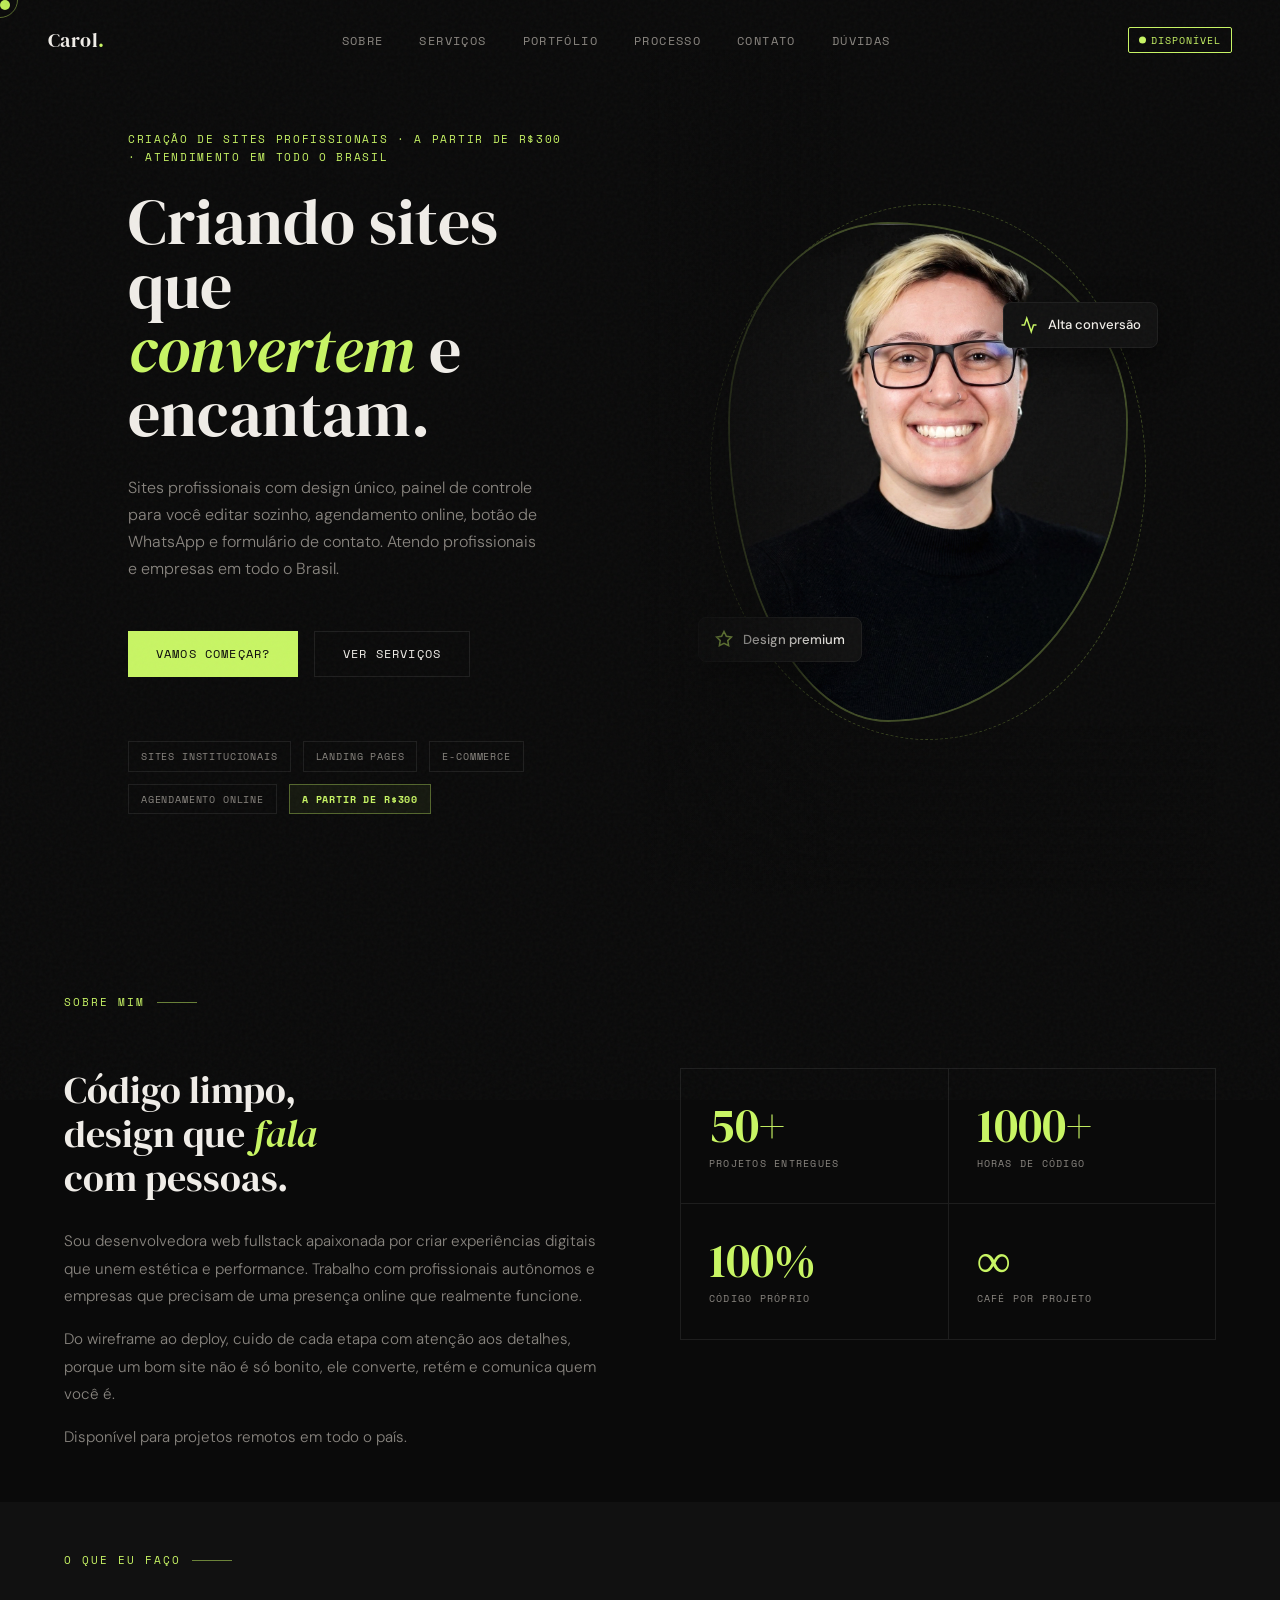
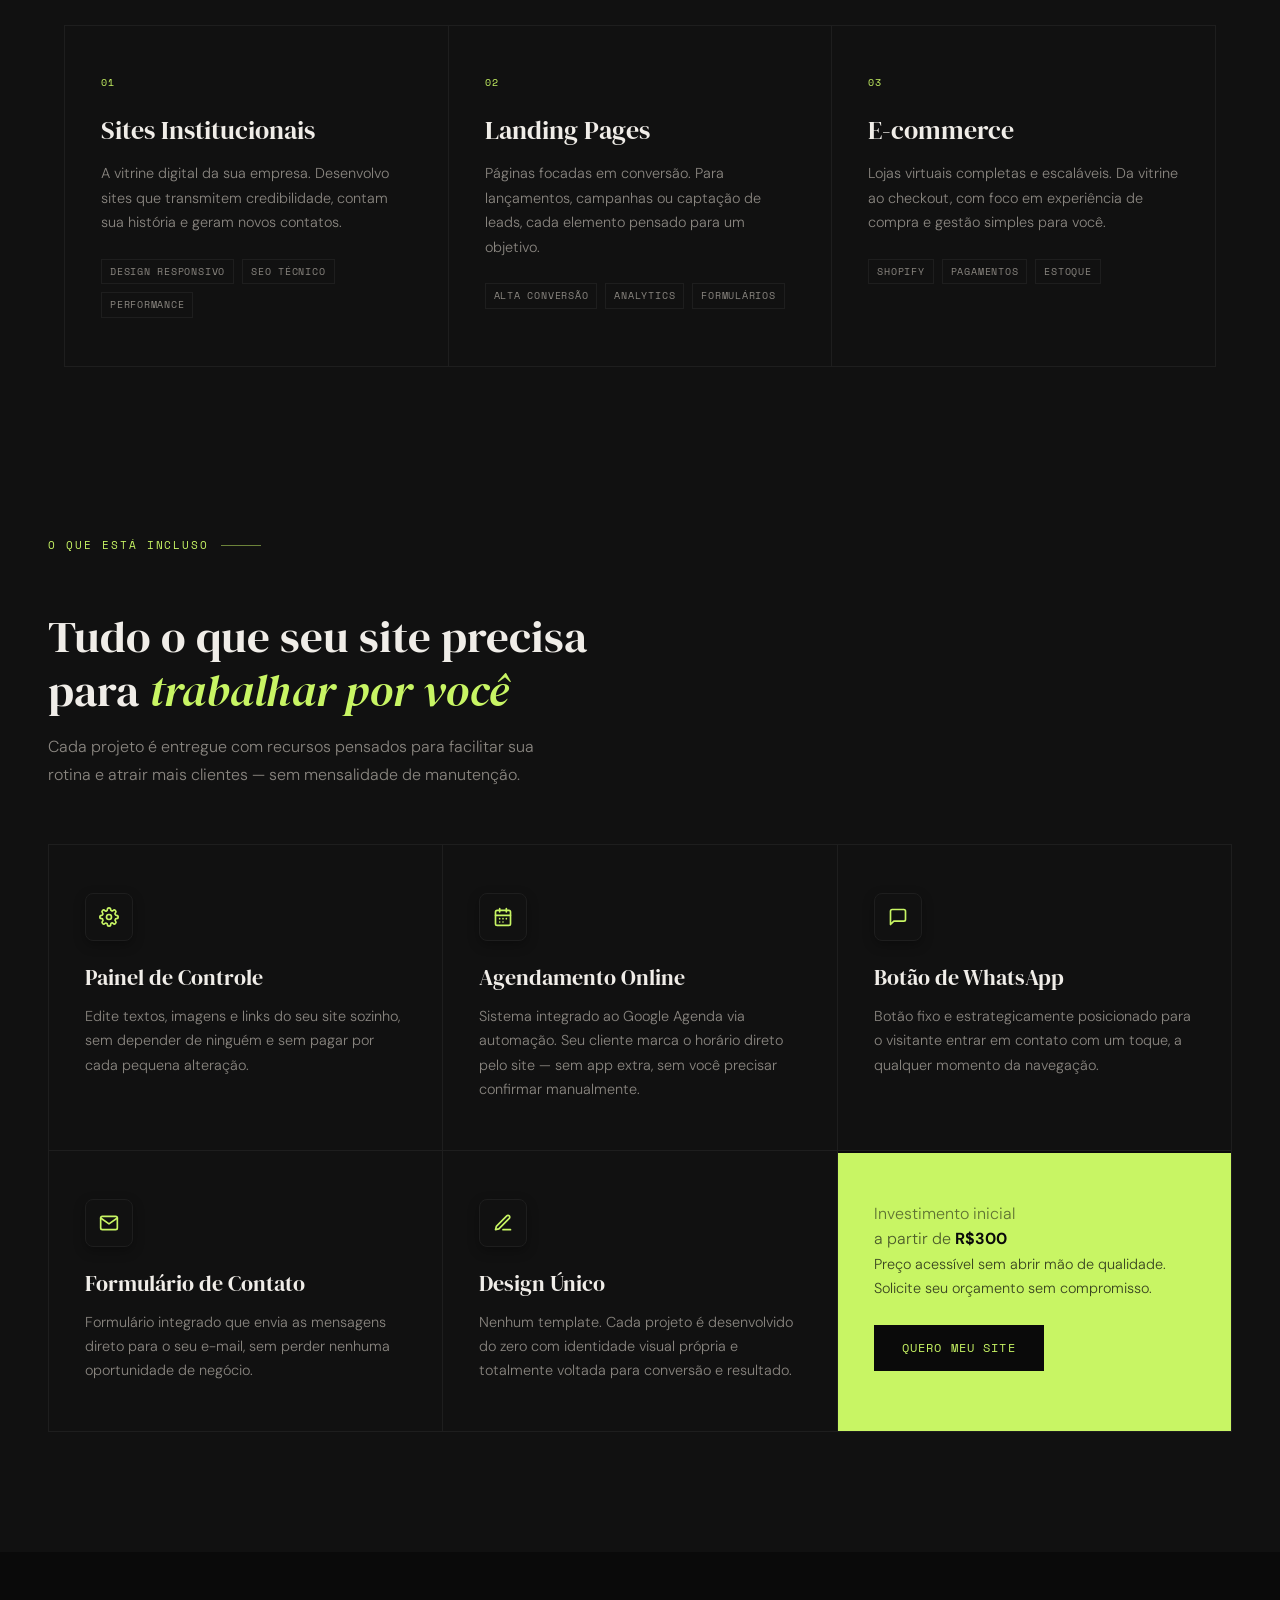
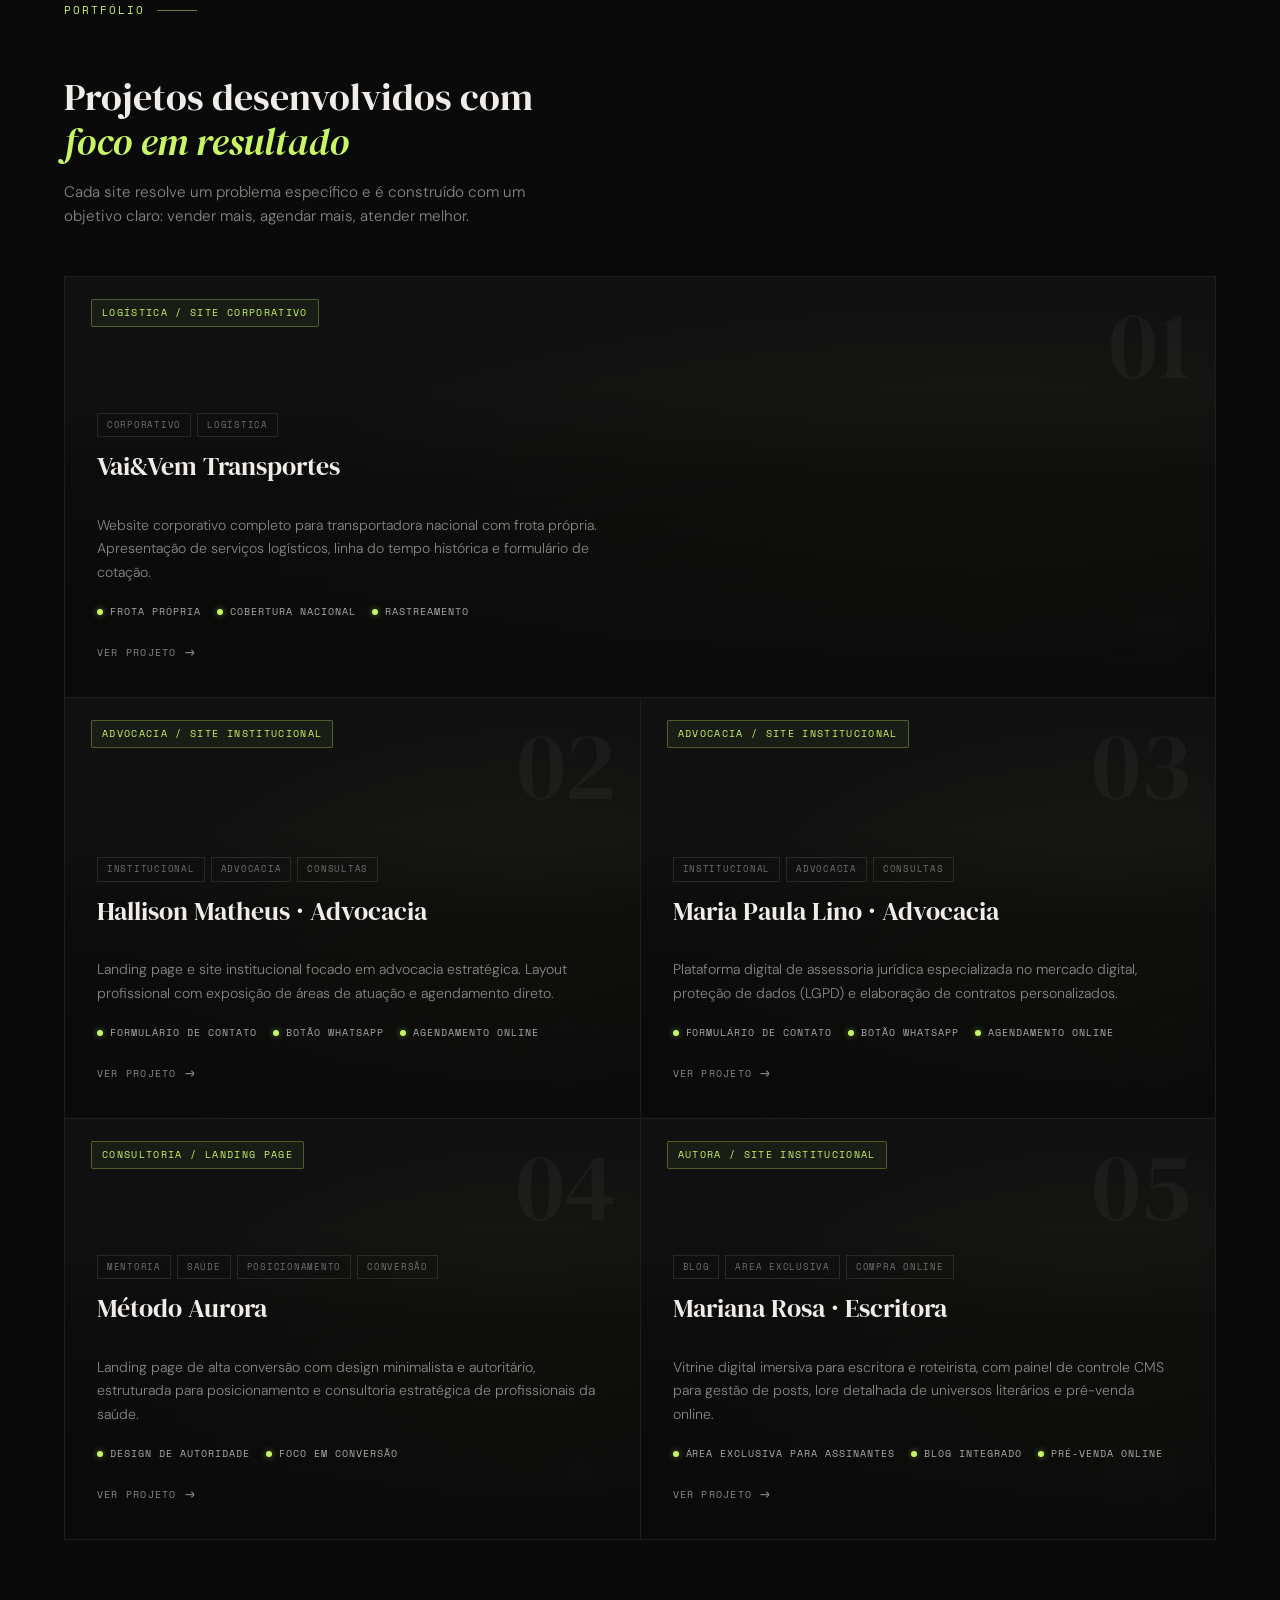
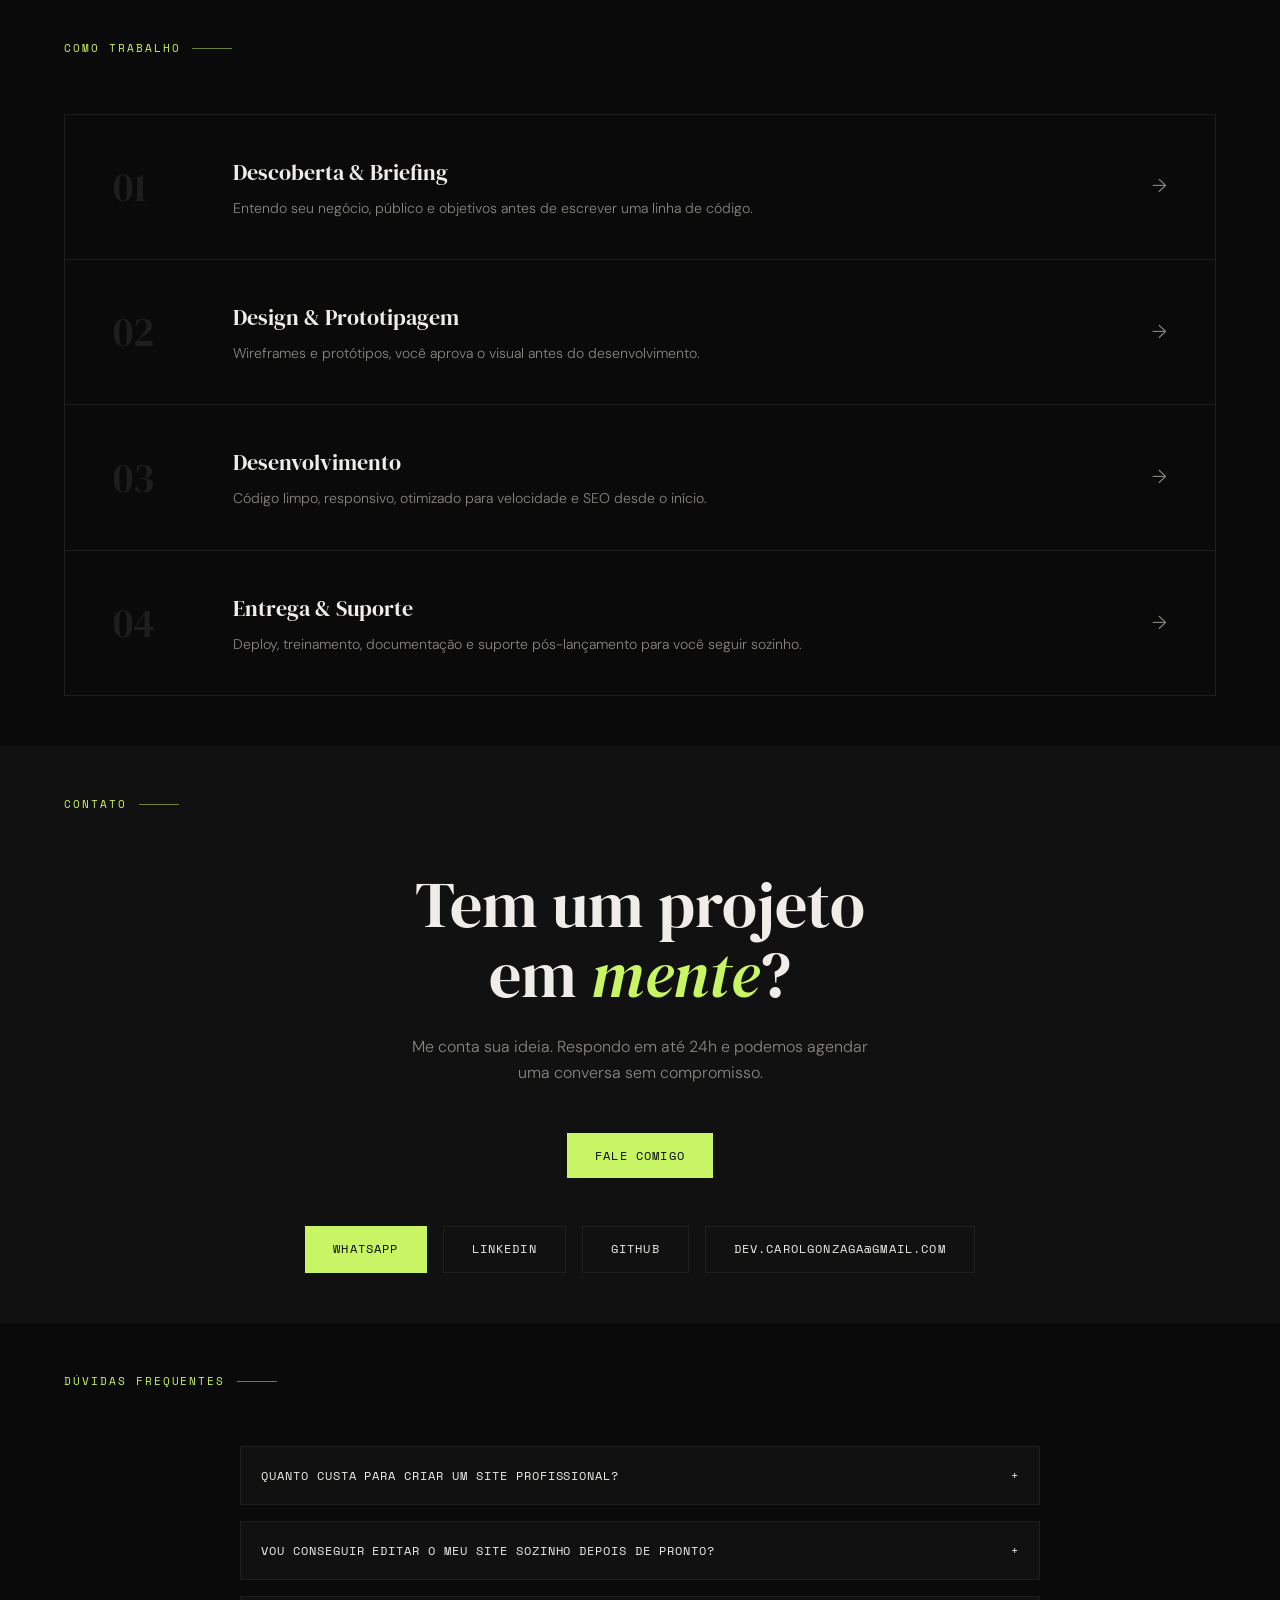
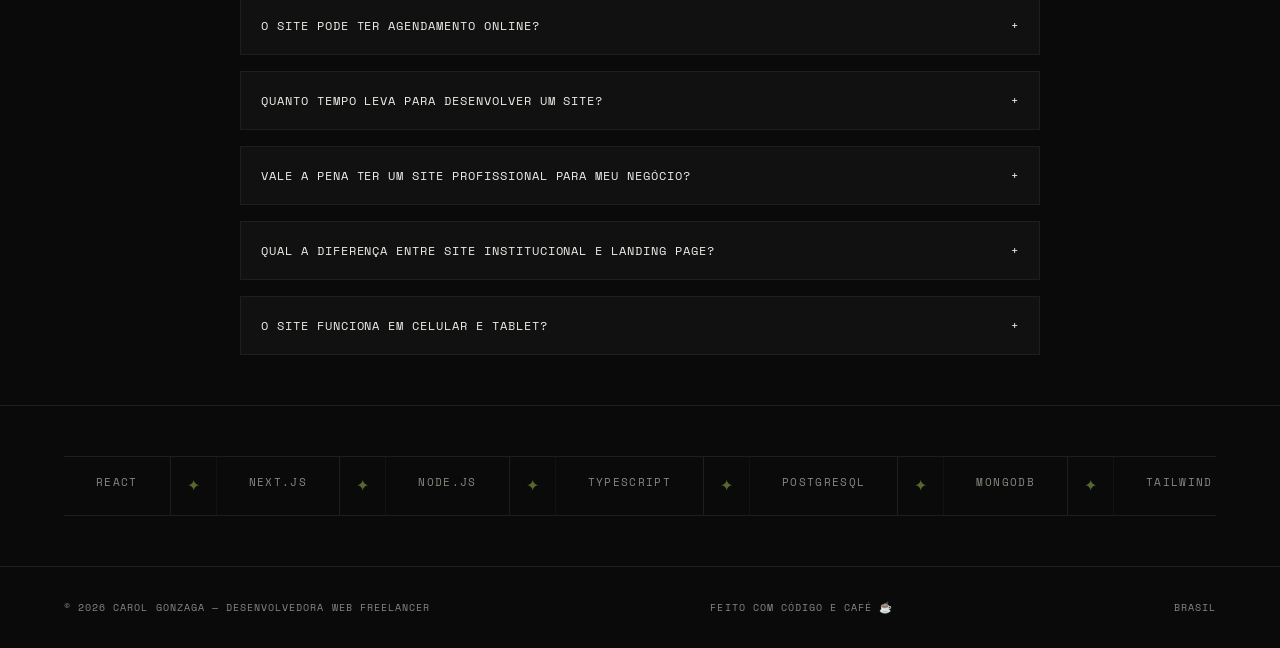
<file: index.html>
<!doctype html>
<html lang="pt-BR">
  <head>
    <meta charset="UTF-8" />
    <meta name="viewport" content="width=device-width, initial-scale=1.0" />
    <title>
      Criação de Sites Profissionais a partir de R$300 | Carol Gonzaga — Desenvolvedora Web Freelancer
    </title>
    <meta
      name="description"
      content="Sites profissionais a partir de R$300 com design único, painel de controle para editar sozinho, agendamento online com Google Agenda, botão WhatsApp e formulário de contato. Atendo todo o Brasil."
    />
    <meta name="keywords" content="criação de site profissional, site barato, site para pequenas empresas, desenvolvedora web freelancer, site com painel de controle, site com agendamento online, site com WhatsApp, landing page, site institucional Brasil" />
    <link
      href="https://fonts.googleapis.com/css2?family=DM+Serif+Display:ital@0;1&family=DM+Sans:wght@300;400;500&family=Space+Mono&display=swap"
      rel="stylesheet"
    />
    <link rel="stylesheet" href="css/style.css" />
    <script type="application/ld+json">
      {
        "@context": "https://schema.org",
        "@type": "Person",
        "name": "Carol Gonzaga",
        "jobTitle": "Desenvolvedora Web Fullstack Freelancer",
        "url": "https://carolgonzaga.site",
        "sameAs": [
          "https://www.linkedin.com/in/anacquesta/",
          "https://github.com/CarolGonzaga"
        ],
        "knowsAbout": ["Criação de Sites", "Landing Page", "SEO", "E-commerce", "Agendamento Online"]
      }
    </script>
    <script type="application/ld+json">
      {
        "@context": "https://schema.org",
        "@type": "Service",
        "name": "Criação de Sites Profissionais",
        "provider": {
          "@type": "Person",
          "name": "Carol Gonzaga"
        },
        "description": "Desenvolvimento de sites profissionais com design único, painel de controle para o cliente editar sozinho, sistema de agendamento online com Google Agenda, botão de WhatsApp e formulário de contato.",
        "areaServed": "BR",
        "offers": {
          "@type": "Offer",
          "priceCurrency": "BRL",
          "price": "300",
          "description": "Sites profissionais a partir de R$300"
        }
      }
    </script>
    <script type="application/ld+json">
      {
        "@context": "https://schema.org",
        "@type": "FAQPage",
        "mainEntity": [
          {
            "@type": "Question",
            "name": "Quanto custa para criar um site profissional?",
            "acceptedAnswer": {
              "@type": "Answer",
              "text": "Os sites começam a partir de R$300. O valor varia conforme o tipo de projeto e as funcionalidades escolhidas. Landing pages são as mais acessíveis; sites completos com painel de controle, agendamento online e outras integrações têm valores maiores."
            }
          },
          {
            "@type": "Question",
            "name": "Vou conseguir editar o meu site sozinho depois de pronto?",
            "acceptedAnswer": {
              "@type": "Answer",
              "text": "Sim! Todos os projetos incluem um painel de controle intuitivo onde você pode alterar textos, imagens e links sem precisar de conhecimento técnico ou pagar por manutenção."
            }
          },
          {
            "@type": "Question",
            "name": "O site pode ter agendamento online?",
            "acceptedAnswer": {
              "@type": "Answer",
              "text": "Sim. Ofereço integração de agendamento online vinculado ao Google Agenda via automação. Seu cliente agenda pelo site e o horário já aparece na sua agenda automaticamente."
            }
          },
          {
            "@type": "Question",
            "name": "Quanto tempo leva para desenvolver um site?",
            "acceptedAnswer": {
              "@type": "Answer",
              "text": "O prazo depende da complexidade. Landing pages podem levar cerca de 7 a 15 dias, enquanto sites maiores levam entre 15 e 30 dias."
            }
          },
          {
            "@type": "Question",
            "name": "Vale a pena ter um site profissional?",
            "acceptedAnswer": {
              "@type": "Answer",
              "text": "Sim. Um site profissional aumenta a credibilidade da sua marca, melhora sua presença no Google e ajuda a atrair novos clientes."
            }
          },
          {
            "@type": "Question",
            "name": "Qual a diferença entre site e landing page?",
            "acceptedAnswer": {
              "@type": "Answer",
              "text": "Sites institucionais apresentam a empresa como um todo, enquanto landing pages são focadas em conversão, com objetivo específico como gerar leads ou vendas."
            }
          },
          {
            "@type": "Question",
            "name": "O site funciona em celular?",
            "acceptedAnswer": {
              "@type": "Answer",
              "text": "Sim, todos os sites são responsivos e funcionam perfeitamente em celulares, tablets e desktops."
            }
          }
        ]
      }
    </script>
  </head>
  <body>
    <div class="grain"></div>
    <div class="cursor" id="cursor"></div>
    <div class="cursor-follower" id="follower"></div>

    <nav id="nav">
      <a href="https://carolgonzaga.site" class="nav-logo"
        >Carol<span>.</span></a
      >
      <ul class="nav-links">
        <li><a href="#sobre">Sobre</a></li>
        <li><a href="#servicos">Serviços</a></li>
        <li><a href="#portfolio">Portfólio</a></li>
        <li><a href="#processo">Processo</a></li>
        <li><a href="#contato">Contato</a></li>
        <li><a href="#faq">Dúvidas</a></li>
      </ul>
      <span class="nav-badge">Disponível</span>
    </nav>

    <!-- HERO -->
    <section class="hero">
      <div class="hero-left">
        <p class="hero-tag">Criação de Sites Profissionais · A partir de R$300 · Atendimento em todo o Brasil</p>
        <h1 class="hero-h1">
          Criando sites que<br /><em>convertem</em> e<br />encantam.
        </h1>
        <p class="hero-desc">
          Sites profissionais com design único, painel de controle para você editar sozinho, agendamento online, botão de WhatsApp e formulário de contato. Atendo profissionais e empresas em todo o Brasil.
        </p>
        <div class="hero-ctas">
          <a href="/briefing.html" class="btn-primary">Vamos começar?</a>
          <a href="#servicos" class="btn-ghost">Ver serviços</a>
        </div>
        <div class="hero-services">
          <span class="service-chip">Sites Institucionais</span>
          <span class="service-chip">Landing Pages</span>
          <span class="service-chip">E-commerce</span>
          <span class="service-chip">Agendamento Online</span>
          <span class="service-chip price-chip">A partir de R$300</span>
        </div>
      </div>
      <div class="hero-right">
        <div class="hero-photo-wrap">
          <div class="hero-photo-ring" aria-hidden="true"></div>

          <div class="hero-photo-frame">
            <img
              src="img/carol.jpg"
              alt="Desenvolvedora web fullstack criando sites profissionais"
            />
          </div>

          <div class="hero-photo-chip hero-chip-1">
            <svg
              viewBox="0 0 24 24"
              fill="none"
              stroke="currentColor"
              stroke-width="2"
            >
              <path
                d="M12 2l3.09 6.26L22 9.27l-5 4.87L18.18 21 12 17.77 5.82 21 7 14.14 2 9.27l6.91-1.01L12 2z"
              />
            </svg>
            Design premium
          </div>
          <div class="hero-photo-chip hero-chip-2">
            <svg
              viewBox="0 0 24 24"
              fill="none"
              stroke="currentColor"
              stroke-width="2"
            >
              <polyline points="22 12 18 12 15 21 9 3 6 12 2 12" />
            </svg>
            Alta conversão
          </div>
        </div>
      </div>
    </section>

    <!-- SOBRE -->
    <section id="sobre">
      <div class="section-label">Sobre mim</div>
      <div class="about-grid">
        <div>
          <h2 class="about-h2">
            Código limpo,<br />design que <em>fala</em><br />com pessoas.
          </h2>
          <div class="about-text">
            <p>
              Sou desenvolvedora web fullstack apaixonada por criar experiências
              digitais que unem estética e performance. Trabalho com
              profissionais autônomos e empresas que precisam de uma presença
              online que realmente funcione.
            </p>
            <p>
              Do wireframe ao deploy, cuido de cada etapa com atenção aos
              detalhes, porque um bom site não é só bonito, ele converte, retém
              e comunica quem você é.
            </p>
            <p>Disponível para projetos remotos em todo o país.</p>
          </div>
        </div>
        <div class="stats-grid">
          <div class="stat-box">
            <div class="stat-num">50+</div>
            <div class="stat-label">Projetos entregues</div>
          </div>
          <div class="stat-box">
            <div class="stat-num">1000+</div>
            <div class="stat-label">Horas de código</div>
          </div>
          <div class="stat-box">
            <div class="stat-num">100%</div>
            <div class="stat-label">Código próprio</div>
          </div>
          <div class="stat-box">
            <div class="stat-num">∞</div>
            <div class="stat-label">Café por projeto</div>
          </div>
        </div>
      </div>
    </section>

    <!-- SERVIÇOS -->
    <section id="servicos">
      <div class="section-label">O que eu faço</div>
      <div class="services-grid">
        <div class="service-card">
          <div class="service-num">01</div>
          <h3 class="service-title">Sites Institucionais</h3>
          <p class="service-desc">
            A vitrine digital da sua empresa. Desenvolvo sites que transmitem
            credibilidade, contam sua história e geram novos contatos.
          </p>
          <div class="service-tags">
            <span class="service-tag">Design responsivo</span>
            <span class="service-tag">SEO técnico</span>
            <span class="service-tag">Performance</span>
          </div>
        </div>
        <div class="service-card">
          <div class="service-num">02</div>
          <h3 class="service-title">Landing Pages</h3>
          <p class="service-desc">
            Páginas focadas em conversão. Para lançamentos, campanhas ou
            captação de leads, cada elemento pensado para um objetivo.
          </p>
          <div class="service-tags">
            <span class="service-tag">Alta conversão</span>
            <span class="service-tag">Analytics</span>
            <span class="service-tag">Formulários</span>
          </div>
        </div>
        <div class="service-card">
          <div class="service-num">03</div>
          <h3 class="service-title">E-commerce</h3>
          <p class="service-desc">
            Lojas virtuais completas e escaláveis. Da vitrine ao checkout, com
            foco em experiência de compra e gestão simples para você.
          </p>
          <div class="service-tags">
            <span class="service-tag">Shopify</span>
            <span class="service-tag">Pagamentos</span>
            <span class="service-tag">Estoque</span>
          </div>
        </div>
      </div>
    </section>

    <!-- INCLUSO -->
    <section id="incluso">
      <div class="section-label">O que está incluso</div>
      <div class="incluso-header">
        <h2 class="incluso-h2">
          Tudo o que seu site precisa<br />para <em>trabalhar por você</em>
        </h2>
        <p class="incluso-sub">
          Cada projeto é entregue com recursos pensados para facilitar sua rotina e atrair mais clientes — sem mensalidade de manutenção.
        </p>
      </div>
      <div class="incluso-grid reveal">
        <div class="incluso-card">
          <span class="incluso-icon">
            <svg viewBox="0 0 24 24" fill="none" stroke="currentColor" stroke-width="2" stroke-linecap="round" stroke-linejoin="round">
              <circle cx="12" cy="12" r="3"/><path d="M19.4 15a1.65 1.65 0 0 0 .33 1.82l.06.06a2 2 0 0 1-2.83 2.83l-.06-.06a1.65 1.65 0 0 0-1.82-.33 1.65 1.65 0 0 0-1 1.51V21a2 2 0 0 1-4 0v-.09A1.65 1.65 0 0 0 9 19.4a1.65 1.65 0 0 0-1.82.33l-.06.06a2 2 0 0 1-2.83-2.83l.06-.06A1.65 1.65 0 0 0 4.68 15a1.65 1.65 0 0 0-1.51-1H3a2 2 0 0 1 0-4h.09A1.65 1.65 0 0 0 4.6 9a1.65 1.65 0 0 0-.33-1.82l-.06-.06a2 2 0 0 1 2.83-2.83l.06.06A1.65 1.65 0 0 0 9 4.68a1.65 1.65 0 0 0 1-1.51V3a2 2 0 0 1 4 0v.09a1.65 1.65 0 0 0 1 1.51 1.65 1.65 0 0 0 1.82-.33l.06-.06a2 2 0 0 1 2.83 2.83l-.06.06A1.65 1.65 0 0 0 19.4 9a1.65 1.65 0 0 0 1.51 1H21a2 2 0 0 1 0 4h-.09a1.65 1.65 0 0 0-1.51 1z"/>
            </svg>
          </span>
          <h3 class="incluso-title">Painel de Controle</h3>
          <p class="incluso-desc">Edite textos, imagens e links do seu site sozinho, sem depender de ninguém e sem pagar por cada pequena alteração.</p>
        </div>
        <div class="incluso-card">
          <span class="incluso-icon">
            <svg viewBox="0 0 24 24" fill="none" stroke="currentColor" stroke-width="2" stroke-linecap="round" stroke-linejoin="round">
              <rect x="3" y="4" width="18" height="18" rx="2" ry="2"/><line x1="16" y1="2" x2="16" y2="6"/><line x1="8" y1="2" x2="8" y2="6"/><line x1="3" y1="10" x2="21" y2="10"/><path d="M8 14h.01M12 14h.01M16 14h.01M8 18h.01M12 18h.01"/>
            </svg>
          </span>
          <h3 class="incluso-title">Agendamento Online</h3>
          <p class="incluso-desc">Sistema integrado ao Google Agenda via automação. Seu cliente marca o horário direto pelo site — sem app extra, sem você precisar confirmar manualmente.</p>
        </div>
        <div class="incluso-card">
          <span class="incluso-icon">
            <svg viewBox="0 0 24 24" fill="none" stroke="currentColor" stroke-width="2" stroke-linecap="round" stroke-linejoin="round">
              <path d="M21 15a2 2 0 0 1-2 2H7l-4 4V5a2 2 0 0 1 2-2h14a2 2 0 0 1 2 2z"/>
            </svg>
          </span>
          <h3 class="incluso-title">Botão de WhatsApp</h3>
          <p class="incluso-desc">Botão fixo e estrategicamente posicionado para o visitante entrar em contato com um toque, a qualquer momento da navegação.</p>
        </div>
        <div class="incluso-card">
          <span class="incluso-icon">
            <svg viewBox="0 0 24 24" fill="none" stroke="currentColor" stroke-width="2" stroke-linecap="round" stroke-linejoin="round">
              <path d="M4 4h16c1.1 0 2 .9 2 2v12c0 1.1-.9 2-2 2H4c-1.1 0-2-.9-2-2V6c0-1.1.9-2 2-2z"/><polyline points="22,6 12,13 2,6"/>
            </svg>
          </span>
          <h3 class="incluso-title">Formulário de Contato</h3>
          <p class="incluso-desc">Formulário integrado que envia as mensagens direto para o seu e-mail, sem perder nenhuma oportunidade de negócio.</p>
        </div>
        <div class="incluso-card">
          <span class="incluso-icon">
            <svg viewBox="0 0 24 24" fill="none" stroke="currentColor" stroke-width="2" stroke-linecap="round" stroke-linejoin="round">
              <path d="M12 20h9"/><path d="M16.5 3.5a2.121 2.121 0 0 1 3 3L7 19l-4 1 1-4L16.5 3.5z"/>
            </svg>
          </span>
          <h3 class="incluso-title">Design Único</h3>
          <p class="incluso-desc">Nenhum template. Cada projeto é desenvolvido do zero com identidade visual própria e totalmente voltada para conversão e resultado.</p>
        </div>
        <div class="incluso-card incluso-card--price">
          <div class="incluso-price-label">Investimento inicial</div>
          <div class="incluso-price">
            a partir de
            <strong>R$300</strong>
          </div>
          <p class="incluso-desc">Preço acessível sem abrir mão de qualidade. Solicite seu orçamento sem compromisso.</p>
          <a href="/briefing.html" class="btn-primary">Quero meu site</a>
        </div>
      </div>

    </section>

    <!-- PORTFOLIO -->
    <section id="portfolio">
      <div class="section-label">Portfólio</div>
      <div class="portfolio-header reveal">
        <h2 class="portfolio-h2">
          Projetos desenvolvidos com<br /><em>foco em resultado</em>
        </h2>
        <p class="portfolio-sub">
          Cada site resolve um problema específico e é construído com um objetivo claro: vender mais, agendar mais, atender melhor.
        </p>
      </div>

      <div class="portfolio-grid reveal">

        <!-- Card 1 — Vai&Vem Transportes (Corporativo / Logística) -->
        <article class="portfolio-item pf-card-saude" style="grid-column: span 2; min-height: 420px;">
          <div class="pf-bg-glow pf-glow-saude"></div>
          <div class="pf-accent-bar"></div>
          <div class="pf-big-num">01</div>
          <span class="pf-cat-tag pf-tag-saude">Logística / Site Corporativo</span>
          <span class="pf-deco-icon">🚛</span>

          <div class="pf-overlay-always">
            <div class="pf-pills">
              <span class="pf-pill">Corporativo</span>
              <span class="pf-pill">Logística</span>
            </div>
            <h3 class="port-title">Vai&Vem Transportes</h3>
            <p class="port-desc">Website corporativo completo para transportadora nacional com frota própria. Apresentação de serviços logísticos, linha do tempo histórica e formulário de cotação.</p>
            <div class="pf-features">
              <span class="pf-feature">
                <span class="pf-feature-dot pf-dot-saude"></span>Frota Própria
              </span>
              <span class="pf-feature">
                <span class="pf-feature-dot pf-dot-saude"></span>Cobertura Nacional
              </span>
              <span class="pf-feature">
                <span class="pf-feature-dot pf-dot-saude"></span>Rastreamento
              </span>
            </div>
            <a href="https://www.vaievemtransportes.com.br/" target="_blank" class="pf-cta-link">
              Ver projeto <span class="pf-arrow">→</span>
            </a>
          </div>
        </article>

        <!-- Card 2 — Hallison Matheus Advocacia (Direito Tradicional) -->
        <article class="portfolio-item pf-card-saude" style="min-height: 420px;">
          <div class="pf-bg-glow pf-glow-saude"></div>
          <div class="pf-accent-bar"></div>
          <div class="pf-big-num">02</div>
          <span class="pf-cat-tag pf-tag-saude">Advocacia / Site Institucional</span>
          <span class="pf-deco-icon">⚖️</span>

          <div class="pf-overlay-always">
            <div class="pf-pills">
              <span class="pf-pill">Institucional</span>
              <span class="pf-pill">Advocacia</span>
              <span class="pf-pill">Consultas</span>
            </div>
            <h3 class="port-title">Hallison Matheus · Advocacia</h3>
            <p class="port-desc">Landing page e site institucional focado em advocacia estratégica. Layout profissional com exposição de áreas de atuação e agendamento direto.</p>
            <div class="pf-features">
              <span class="pf-feature">
                <span class="pf-feature-dot pf-dot-saude"></span>Formulário de Contato
              </span>
              <span class="pf-feature">
                <span class="pf-feature-dot pf-dot-saude"></span>Botão WhatsApp
              </span>
              <span class="pf-feature">
                <span class="pf-feature-dot pf-dot-saude"></span>Agendamento Online
              </span>
            </div>
            <a href="https://www.hallisonmatheusadvocacia.com.br/" target="_blank" class="pf-cta-link">
              Ver projeto <span class="pf-arrow">→</span>
            </a>
          </div>
        </article>

        <!-- Card 3 — Maria Paula Lino (Direito Digital) -->
        <article class="portfolio-item pf-card-saude" style="min-height: 420px;">
          <div class="pf-bg-glow pf-glow-saude"></div>
          <div class="pf-accent-bar"></div>
          <div class="pf-big-num">03</div>
          <span class="pf-cat-tag pf-tag-saude">Advocacia / Site Institucional</span>
          <span class="pf-deco-icon">🌿</span>

          <div class="pf-overlay-always">
            <div class="pf-pills">
              <span class="pf-pill">Institucional</span>
              <span class="pf-pill">Advocacia</span>
              <span class="pf-pill">Consultas</span>
            </div>
            <h3 class="port-title">Maria Paula Lino · Advocacia</h3>
            <p class="port-desc">Plataforma digital de assessoria jurídica especializada no mercado digital, proteção de dados (LGPD) e elaboração de contratos personalizados.</p>
            <div class="pf-features">
              <span class="pf-feature">
                <span class="pf-feature-dot pf-dot-saude"></span>Formulário de Contato
              </span>
              <span class="pf-feature">
                <span class="pf-feature-dot pf-dot-saude"></span>Botão WhatsApp
              </span>
              <span class="pf-feature">
                <span class="pf-feature-dot pf-dot-saude"></span>Agendamento Online
              </span>
            </div>
            <a href="https://mariapaulalino.com.br/" target="_blank" class="pf-cta-link">
              Ver projeto <span class="pf-arrow">→</span>
            </a>
          </div>
        </article>

        <!-- Card 4 — Método Aurora (Saúde / Posicionamento) -->
        <article class="portfolio-item pf-card-saude" style="min-height: 420px;">
          <div class="pf-bg-glow pf-glow-saude"></div>
          <div class="pf-accent-bar"></div>
          <div class="pf-big-num">04</div>
          <span class="pf-cat-tag pf-tag-saude">Consultoria / Landing Page</span>
          <span class="pf-deco-icon">✦</span>

          <div class="pf-overlay-always">
            <div class="pf-pills">
              <span class="pf-pill">Mentoria</span>
              <span class="pf-pill">Saúde</span>
              <span class="pf-pill">Posicionamento</span>
              <span class="pf-pill">Conversão</span>
            </div>
            <h3 class="port-title">Método Aurora</h3>
            <p class="port-desc">Landing page de alta conversão com design minimalista e autoritário, estruturada para posicionamento e consultoria estratégica de profissionais da saúde.</p>
            <div class="pf-features">
              <span class="pf-feature">
                <span class="pf-feature-dot pf-dot-saude"></span>Design de Autoridade
              </span>
              <span class="pf-feature">
                <span class="pf-feature-dot pf-dot-saude"></span>Foco em Conversão
              </span>
            </div>
            <a href="https://metodoaurora.vercel.app/" target="_blank" class="pf-cta-link">
              Ver projeto <span class="pf-arrow">→</span>
            </a>
          </div>
        </article>

        <!-- Card 5 — Mariana Rosa · Escritora (Autor / CMS) -->
        <article class="portfolio-item pf-card-saude" style="min-height: 420px;">
          <div class="pf-bg-glow pf-glow-saude"></div>
          <div class="pf-accent-bar"></div>
          <div class="pf-big-num">05</div>
          <span class="pf-cat-tag pf-tag-saude">Autora / Site Institucional</span>
          <span class="pf-deco-icon">📖</span>

          <div class="pf-overlay-always">
            <div class="pf-pills">
              <span class="pf-pill">Blog</span>
              <span class="pf-pill">Area Exclusiva</span>
              <span class="pf-pill">Compra online</span>
            </div>
            <h3 class="port-title">Mariana Rosa · Escritora</h3>
            <p class="port-desc">Vitrine digital imersiva para escritora e roteirista, com painel de controle CMS para gestão de posts, lore detalhada de universos literários e pré-venda online.</p>
            <div class="pf-features">
              <span class="pf-feature">
                <span class="pf-feature-dot pf-dot-saude"></span>Área exclusiva para Assinantes
              </span>
              <span class="pf-feature">
                <span class="pf-feature-dot pf-dot-saude"></span>Blog integrado
              </span>
              <span class="pf-feature">
                <span class="pf-feature-dot pf-dot-saude"></span>Pré-venda online
              </span>
            </div>
            <a href="https://mariana-rosa-cms.vercel.app" target="_blank" class="pf-cta-link">
              Ver projeto <span class="pf-arrow">→</span>
            </a>
          </div>
        </article>

      </div>
    </section>

    <!-- PROCESSO -->
    <section id="processo">
      <div class="section-label">Como trabalho</div>
      <div class="process-list">
        <div class="process-item">
          <div class="process-n">01</div>
          <div>
            <div class="process-title">Descoberta &amp; Briefing</div>
            <div class="process-desc">
              Entendo seu negócio, público e objetivos antes de escrever uma
              linha de código.
            </div>
          </div>
          <div class="process-arrow">→</div>
        </div>
        <div class="process-item">
          <div class="process-n">02</div>
          <div>
            <div class="process-title">Design &amp; Prototipagem</div>
            <div class="process-desc">
              Wireframes e protótipos, você aprova o visual antes do
              desenvolvimento.
            </div>
          </div>
          <div class="process-arrow">→</div>
        </div>
        <div class="process-item">
          <div class="process-n">03</div>
          <div>
            <div class="process-title">Desenvolvimento</div>
            <div class="process-desc">
              Código limpo, responsivo, otimizado para velocidade e SEO desde o
              início.
            </div>
          </div>
          <div class="process-arrow">→</div>
        </div>
        <div class="process-item">
          <div class="process-n">04</div>
          <div>
            <div class="process-title">Entrega &amp; Suporte</div>
            <div class="process-desc">
              Deploy, treinamento, documentação e suporte pós-lançamento para
              você seguir sozinho.
            </div>
          </div>
          <div class="process-arrow">→</div>
        </div>
      </div>
    </section>

    <!-- CONTATO -->
    <section id="contato">
      <div class="section-label">Contato</div>
      <h2 class="contact-h2">Tem um projeto<br />em <em>mente</em>?</h2>
      <p class="contact-sub">
        Me conta sua ideia. Respondo em até 24h e podemos agendar uma conversa
        sem compromisso.
      </p>
      <button
        id="openModalBtn"
        class="btn-primary reveal"
        style="
          margin: 0 auto 48px auto;
          display: block;
          border: none;
          font-family: var(--mono);
          font-size: 0.72rem;
          letter-spacing: 0.1em;
          text-transform: uppercase;
          padding: 14px 28px;
          cursor: none;
        "
      >
        Fale Comigo
      </button>
      <div class="contact-links reveal">
        <a
          href="https://wa.me/5511912986866"
          class="btn-primary"
          target="_blank"
        >
          WhatsApp
        </a>

        <a
          href="https://www.linkedin.com/in/anacquesta/"
          class="btn-ghost"
          target="_blank"
        >
          LinkedIn
        </a>

        <a
          href="https://github.com/CarolGonzaga"
          class="btn-ghost"
          target="_blank"
        >
          GitHub
        </a>

        <a href="mailto:dev.carolgonzaga@gmail.com" class="btn-ghost">
          dev.carolgonzaga@gmail.com
        </a>
      </div>
    </section>

    <!-- FAQ -->
    <section id="faq">
      <div class="section-label">Dúvidas Frequentes</div>

      <div class="faq-grid">
        <div class="faq-item">
          <button class="faq-question">
            Quanto custa para criar um site profissional? <span>+</span>
          </button>
          <div class="faq-answer">
            <p>
              Os sites começam a partir de R$300. O valor varia conforme o tipo de projeto e as funcionalidades escolhidas. Landing pages são as mais acessíveis; sites completos com painel de controle, agendamento online e outras integrações têm valores maiores.
            </p>
          </div>
        </div>

        <div class="faq-item">
          <button class="faq-question">
            Vou conseguir editar o meu site sozinho depois de pronto? <span>+</span>
          </button>
          <div class="faq-answer">
            <p>
              Sim! Todos os projetos incluem um painel de controle intuitivo onde você pode alterar textos, imagens e links sem precisar de conhecimento técnico ou pagar por manutenção.
            </p>
          </div>
        </div>

        <div class="faq-item">
          <button class="faq-question">
            O site pode ter agendamento online? <span>+</span>
          </button>
          <div class="faq-answer">
            <p>
              Sim. Ofereço integração de agendamento online vinculado ao Google Agenda via automação. Seu cliente agenda pelo site e o horário já aparece na sua agenda automaticamente.
            </p>
          </div>
        </div>

        <div class="faq-item">
          <button class="faq-question">
            Quanto tempo leva para desenvolver um site? <span>+</span>
          </button>
          <div class="faq-answer">
            <p>
              O prazo depende da complexidade. Landing pages podem levar cerca
              de 7 a 15 dias, enquanto sites maiores levam entre 15 e 30 dias.
            </p>
          </div>
        </div>

        <div class="faq-item">
          <button class="faq-question">
            Vale a pena ter um site profissional para meu negócio?
            <span>+</span>
          </button>
          <div class="faq-answer">
            <p>
              Sim. Um site profissional aumenta a credibilidade da sua marca,
              melhora sua presença no Google e ajuda a atrair novos clientes.
            </p>
          </div>
        </div>

        <div class="faq-item">
          <button class="faq-question">
            Qual a diferença entre site institucional e landing page?
            <span>+</span>
          </button>
          <div class="faq-answer">
            <p>
              Sites institucionais apresentam sua empresa como um todo, enquanto
              landing pages são focadas em conversão, com objetivo específico
              como gerar leads ou vendas.
            </p>
          </div>
        </div>

        <div class="faq-item">
          <button class="faq-question">
            O site funciona em celular e tablet? <span>+</span>
          </button>
          <div class="faq-answer">
            <p>
              Sim. Todos os projetos são desenvolvidos com design responsivo,
              garantindo funcionamento perfeito em celulares, tablets e
              desktops.
            </p>
          </div>
        </div>
      </div>
    </section>

    <!-- STACK -->
    <section id="stack" class="stack-section">
      <div class="stack-scroll">
        <div class="stack-track" id="track1">
          <span class="stack-item">React</span>
          <span class="stack-sep">✦</span>
          <span class="stack-item">Next.js</span>
          <span class="stack-sep">✦</span>
          <span class="stack-item">Node.js</span>
          <span class="stack-sep">✦</span>
          <span class="stack-item">TypeScript</span>
          <span class="stack-sep">✦</span>
          <span class="stack-item">PostgreSQL</span>
          <span class="stack-sep">✦</span>
          <span class="stack-item">MongoDB</span>
          <span class="stack-sep">✦</span>
          <span class="stack-item">Tailwind CSS</span>
          <span class="stack-sep">✦</span>
          <span class="stack-item">Figma</span>
          <span class="stack-sep">✦</span>
          <span class="stack-item">Git</span>
          <span class="stack-sep">✦</span>
          <span class="stack-item">Docker</span>
          <span class="stack-sep">✦</span>
          <span class="stack-item">AWS</span>
          <span class="stack-sep">✦</span>
          <span class="stack-item">React</span>
          <span class="stack-sep">✦</span>
          <span class="stack-item">Next.js</span>
          <span class="stack-sep">✦</span>
          <span class="stack-item">Node.js</span>
          <span class="stack-sep">✦</span>
          <span class="stack-item">TypeScript</span>
          <span class="stack-sep">✦</span>
          <span class="stack-item">PostgreSQL</span>
          <span class="stack-sep">✦</span>
          <span class="stack-item">MongoDB</span>
          <span class="stack-sep">✦</span>
          <span class="stack-item">Tailwind CSS</span>
          <span class="stack-sep">✦</span>
          <span class="stack-item">Figma</span>
          <span class="stack-sep">✦</span>
          <span class="stack-item">Git</span>
          <span class="stack-sep">✦</span>
          <span class="stack-item">Docker</span>
          <span class="stack-sep">✦</span>
          <span class="stack-item">AWS</span>
          <span class="stack-sep">✦</span>
        </div>
      </div>
    </section>

    <footer>
      <span
        >© <span id="year"></span> Carol Gonzaga — Desenvolvedora Web
        Freelancer</span
      >
      <span>Feito com código e café ☕</span>
      <span>Brasil</span>
    </footer>

    <div id="contactModal" class="modal-overlay" aria-hidden="true">
      <div class="modal-content">
        <button id="closeModalBtn" class="modal-close" aria-label="Fechar">
          &times;
        </button>
        <h3 class="modal-title">Fale comigo</h3>
        <form class="modal-form" id="contactForm" novalidate>
          <div class="form-group">
            <label for="nome">Nome completo</label>
            <input
              type="text"
              id="nome"
              name="nome"
              placeholder="Seu nome"
              required
            />
          </div>
          <div class="form-group">
            <label for="email">E-mail</label>
            <input
              type="email"
              id="email"
              name="email"
              placeholder="seu@email.com"
              required
            />
          </div>
          <div class="form-group">
            <label for="servico">Serviço de interesse</label>
            <select id="servico" name="servico" required>
              <option value="" disabled selected>Selecione um serviço</option>
              <option value="landing">Landing Page</option>
              <option value="institucional">Site Institucional</option>
              <option value="ecommerce">E-commerce</option>
              <option value="outro">Outro</option>
            </select>
          </div>
          <div class="form-group">
            <label for="mensagem">Mensagem</label>
            <textarea
              id="mensagem"
              name="mensagem"
              placeholder="Descreva seu projeto..."
              required
            ></textarea>
          </div>
          <button
            type="submit"
            class="btn-primary"
            style="width: 100%; border: none; cursor: none"
          >
            Enviar mensagem
          </button>
        </form>
      </div>
    </div>
    <script src="js/main.js" defer></script>
  </body>
</html>
</file>
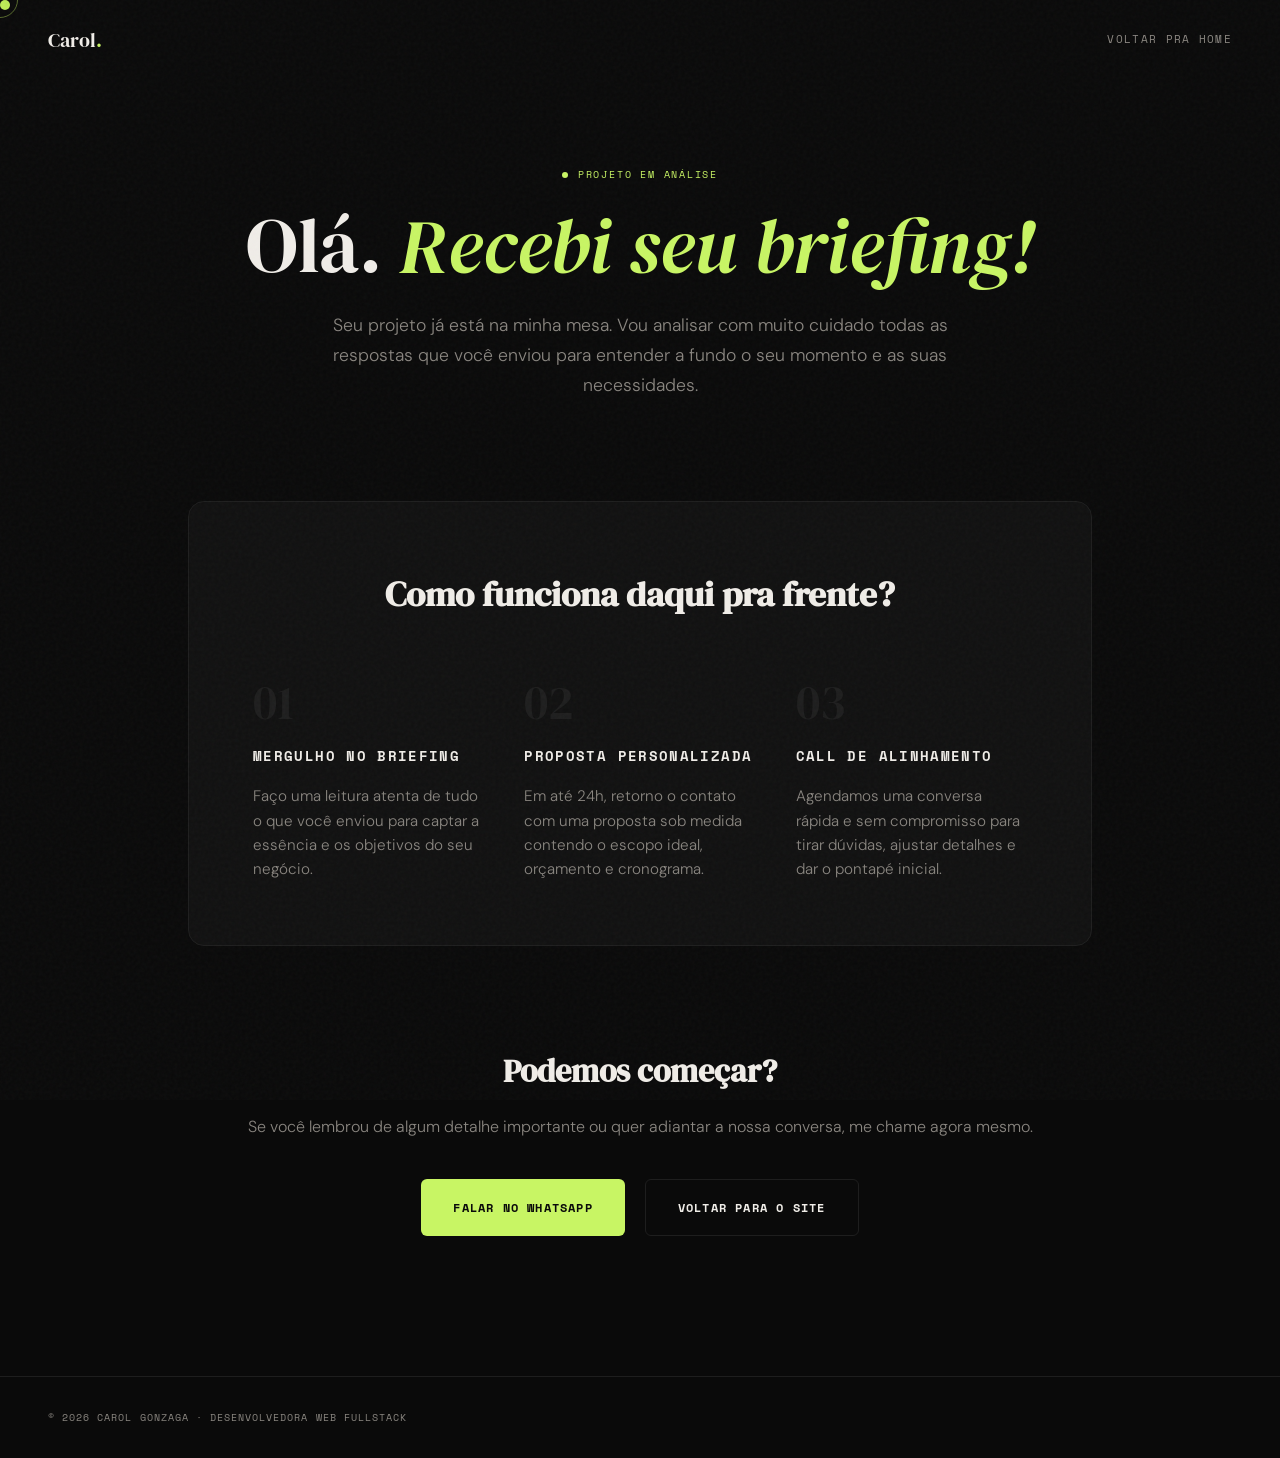
<file: orcamento.html>
<!doctype html>
<html lang="pt-BR">
  <head>
    <meta charset="UTF-8" />
    <meta name="viewport" content="width=device-width, initial-scale=1.0" />
    <title>Próximos Passos — Carol Gonzaga</title>
    <meta
      name="description"
      content="Briefing recebido com sucesso. Veja os próximos passos do seu projeto."
    />
    <link rel="preconnect" href="https://fonts.googleapis.com" />
    <link rel="preconnect" href="https://fonts.gstatic.com" crossorigin />
    <link
      href="https://fonts.googleapis.com/css2?family=DM+Serif+Display:ital@0;1&family=DM+Sans:wght@300;400;500&family=Space+Mono:wght@400;700&display=swap"
      rel="stylesheet"
    />
    <link rel="stylesheet" href="./css/orcamento.css" />
  </head>
  <body>
    <div class="cursor" id="cursor"></div>
    <div class="cursor-follower" id="follower"></div>
    <div class="grain"></div>

    <nav id="nav">
      <a href="https://carolgonzaga.site" class="nav-logo"
        >Carol<span>.</span></a
      >
      <a href="https://carolgonzaga.site" class="nav-back">Voltar pra home</a>
    </nav>

    <main>
      <div class="hero reveal">
        <div class="tag">Projeto em análise</div>
        <h1 class="hero-h1" id="dynamicTitle">
          Olá. <em>Recebi seu briefing!</em>
        </h1>
        <p class="hero-sub">
          Seu projeto já está na minha mesa. Vou analisar com muito cuidado
          todas as respostas que você enviou para entender a fundo o seu momento
          e as suas necessidades.
        </p>
      </div>

      <div class="process reveal" style="transition-delay: 0.1s">
        <h2 class="process-title">Como funciona daqui pra frente?</h2>
        <div class="process-grid">
          <div class="step">
            <div class="step-num">01</div>
            <h3 class="step-title">Mergulho no Briefing</h3>
            <p class="step-desc">
              Faço uma leitura atenta de tudo o que você enviou para captar a
              essência e os objetivos do seu negócio.
            </p>
          </div>
          <div class="step">
            <div class="step-num">02</div>
            <h3 class="step-title">Proposta Personalizada</h3>
            <p class="step-desc">
              Em até 24h, retorno o contato com uma proposta sob medida contendo
              o escopo ideal, orçamento e cronograma.
            </p>
          </div>
          <div class="step">
            <div class="step-num">03</div>
            <h3 class="step-title">Call de Alinhamento</h3>
            <p class="step-desc">
              Agendamos uma conversa rápida e sem compromisso para tirar
              dúvidas, ajustar detalhes e dar o pontapé inicial.
            </p>
          </div>
        </div>
      </div>

      <div class="cta-block reveal" style="transition-delay: 0.2s">
        <h2 class="cta-h2">Podemos começar?</h2>
        <p class="cta-sub">
          Se você lembrou de algum detalhe importante ou quer adiantar a nossa
          conversa, me chame agora mesmo.
        </p>
        <div class="cta-buttons">
          <a href="#" class="btn btn-primary" id="waBtn">Falar no WhatsApp</a>
          <a href="https://carolgonzaga.site" class="btn btn-ghost"
            >Voltar para o site</a
          >
        </div>
      </div>
    </main>

    <footer>
      <span
        >© <span id="footerYear"></span> Carol Gonzaga · Desenvolvedora Web
        Fullstack</span
      >
    </footer>

    <script>
      // ── Cursor ──────────────────────────────────────────
      const cursor = document.getElementById("cursor");
      const follower = document.getElementById("follower");
      let mx = 0,
        my = 0,
        fx = 0,
        fy = 0;

      document.addEventListener("mousemove", (e) => {
        mx = e.clientX;
        my = e.clientY;
        cursor.style.transform = `translate(${mx - 5}px,${my - 5}px)`;
      });

      document.addEventListener("mouseover", (e) => {
        const h = !!e.target.closest(
          "a, button, input, textarea, label, select, [role=button]",
        );
        cursor.classList.toggle("hovering", h);
        follower.classList.toggle("hovering", h);
      });

      (function tick() {
        fx += (mx - fx) * 0.12;
        fy += (my - fy) * 0.12;
        follower.style.transform = `translate(${fx - 18}px,${fy - 18}px)`;
        requestAnimationFrame(tick);
      })();

      // ── Navbar & Utils ──────────────────────────────────
      const nav = document.getElementById("nav");
      window.addEventListener("scroll", () =>
        nav.classList.toggle("scrolled", window.scrollY > 40),
      );
      document.getElementById("footerYear").textContent =
        new Date().getFullYear();

      // ── Reveal Animation ────────────────────────────────
      const obs = new IntersectionObserver(
        (entries) => {
          entries.forEach((e) => {
            if (e.isIntersecting) e.target.classList.add("visible");
          });
        },
        { threshold: 0.1 },
      );
      document.querySelectorAll(".reveal").forEach((el) => obs.observe(el));

      // ── Mágica Dinâmica (Nome & WhatsApp) ───────────────
      const CAROL_WA = "5511912986866";
      const params = new URLSearchParams(window.location.search);
      const nomeCompleto = params.get("nome") || "";

      // Pega só o primeiro nome
      const primeiroNome = nomeCompleto
        ? nomeCompleto.trim().split(" ")[0]
        : "";

      // Substitui o título do Hero se tiver o nome
      if (primeiroNome) {
        document.getElementById("dynamicTitle").innerHTML =
          `Olá, <em>${primeiroNome}</em>. Recebi seu briefing!`;
      }

      // Configura o botão do WhatsApp
      const waBtn = document.getElementById("waBtn");
      let saudacao = primeiroNome
        ? `Olá Carol! Sou eu, ${primeiroNome}.`
        : "Olá Carol!";
      let mensagem = `${saudacao} Acabei de enviar meu briefing e queria tirar uma dúvida com você!`;

      waBtn.href = `https://wa.me/${CAROL_WA}?text=${encodeURIComponent(mensagem)}`;
      waBtn.target = "_blank";
    </script>
  </body>
</html>
</file>
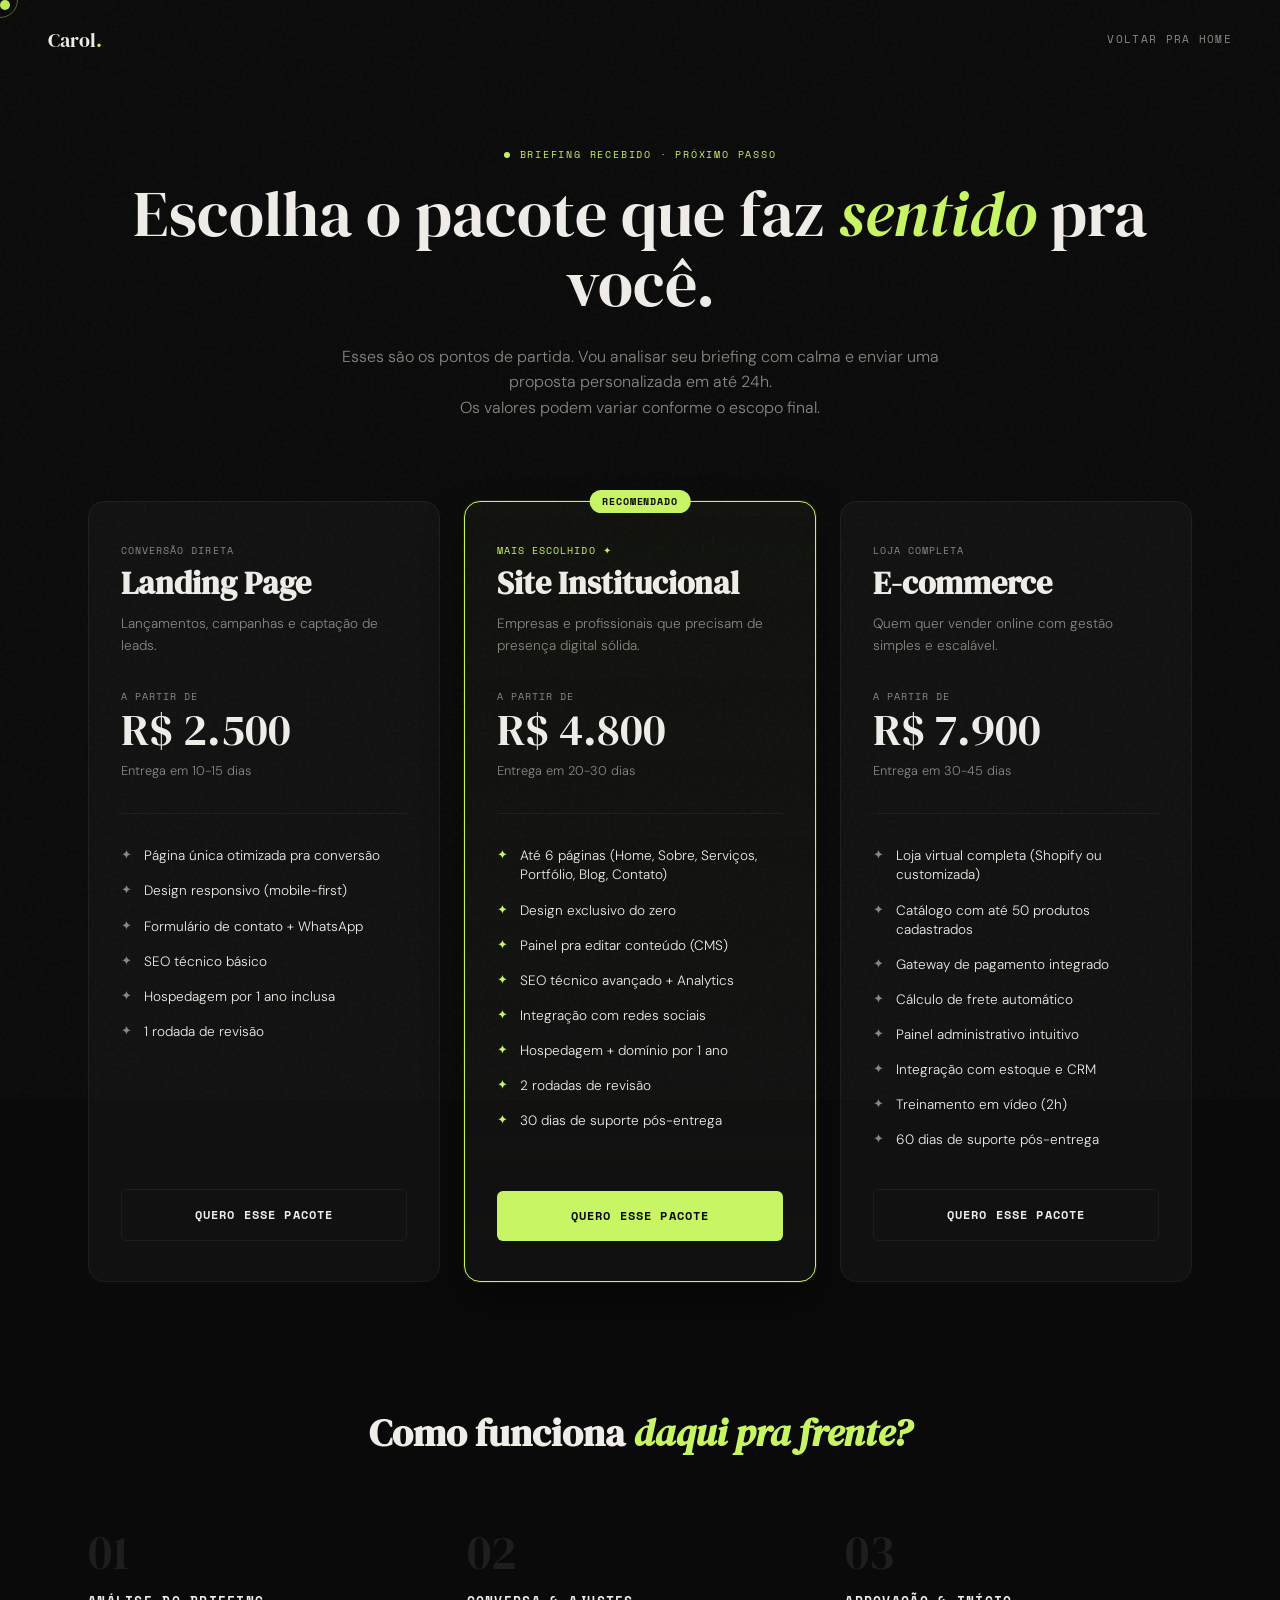
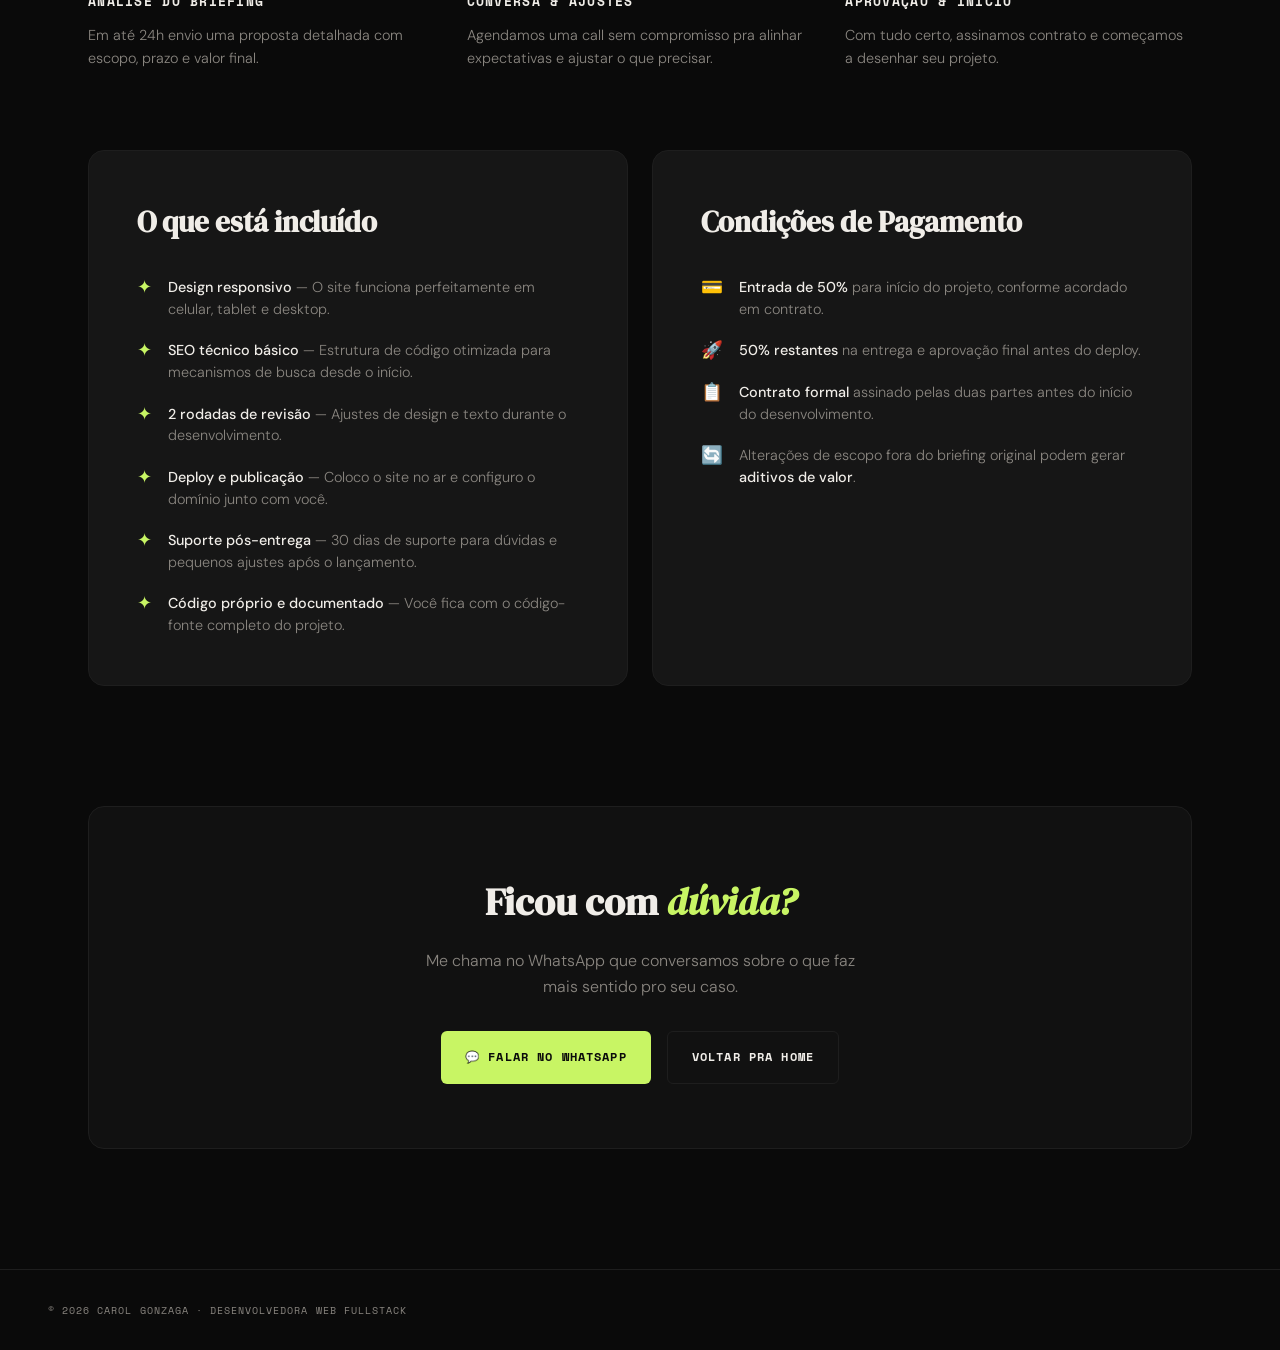
<file: resposta.html>
<!doctype html>
<html lang="pt-BR">
  <head>
    <meta charset="UTF-8" />
    <meta name="viewport" content="width=device-width, initial-scale=1.0" />
    <title>Planos e Orçamentos — Carol Gonzaga</title>
    <meta
      name="description"
      content="Escolha o pacote ideal para o seu projeto."
    />
    <link rel="preconnect" href="https://fonts.googleapis.com" />
    <link rel="preconnect" href="https://fonts.gstatic.com" crossorigin />
    <link
      href="https://fonts.googleapis.com/css2?family=DM+Serif+Display:ital@0;1&family=DM+Sans:wght@300;400;500&family=Space+Mono:wght@400;700&display=swap"
      rel="stylesheet"
    />
    <style>
      :root {
        --bg: #0a0a0a;
        --surface: #111111;
        --surface2: #161616;
        --border: #1e1e1e;
        --text: #f0ede8;
        --muted: #8a8680;
        --accent: #c8f564;
        --serif: "DM Serif Display", Georgia, serif;
        --sans: "DM Sans", sans-serif;
        --mono: "Space Mono", monospace;
      }
      *,
      *::before,
      *::after {
        box-sizing: border-box;
        margin: 0;
        padding: 0;
      }
      html {
        scroll-behavior: smooth;
      }
      body {
        background: var(--bg);
        color: var(--text);
        font-family: var(--sans);
        font-weight: 300;
        line-height: 1.6;
        overflow-x: hidden;
        cursor: none;
      }

      /* Cursor & Grain */
      @media (max-width: 1023px) {
        body {
          cursor: auto;
        }
      }
      .cursor {
        width: 10px;
        height: 10px;
        background: var(--accent);
        border-radius: 50%;
        position: fixed;
        top: 0;
        left: 0;
        pointer-events: none;
        z-index: 10002;
        mix-blend-mode: difference;
        transition:
          width 0.2s,
          height 0.2s;
      }
      .cursor-follower {
        width: 36px;
        height: 36px;
        border: 1px solid rgba(200, 245, 100, 0.4);
        border-radius: 50%;
        position: fixed;
        top: 0;
        left: 0;
        pointer-events: none;
        z-index: 10001;
        transition:
          width 0.2s,
          height 0.2s,
          border-color 0.2s;
      }
      .cursor.hovering {
        width: 6px;
        height: 6px;
      }
      .cursor-follower.hovering {
        width: 56px;
        height: 56px;
        border-color: var(--accent);
      }
      @media (max-width: 1023px) {
        .cursor,
        .cursor-follower {
          display: none;
        }
      }

      .grain {
        position: fixed;
        inset: -200px;
        z-index: 200;
        pointer-events: none;
        opacity: 0.035;
        background-image: url("data:image/svg+xml,%3Csvg viewBox='0 0 512 512' xmlns='http://www.w3.org/2000/svg'%3E%3Cfilter id='n'%3E%3CfeTurbulence type='fractalNoise' baseFrequency='0.75' numOctaves='4' stitchTiles='stitch'/%3E%3C/filter%3E%3Crect width='100%25' height='100%25' filter='url(%23n)'/%3E%3C/svg%3E");
        animation: grain 0.5s steps(1) infinite;
      }
      @keyframes grain {
        0%,
        100% {
          transform: translate(0, 0);
        }
        10% {
          transform: translate(-2%, -3%);
        }
        20% {
          transform: translate(4%, 2%);
        }
        30% {
          transform: translate(-1%, 4%);
        }
        40% {
          transform: translate(3%, -2%);
        }
        50% {
          transform: translate(-3%, 1%);
        }
        60% {
          transform: translate(1%, 3%);
        }
        70% {
          transform: translate(-4%, -1%);
        }
        80% {
          transform: translate(2%, 4%);
        }
        90% {
          transform: translate(-2%, -4%);
        }
      }

      /* Navbar */
      nav {
        position: fixed;
        top: 0;
        left: 0;
        right: 0;
        z-index: 100;
        padding: 24px 48px;
        display: flex;
        align-items: center;
        justify-content: space-between;
        border-bottom: 1px solid transparent;
        transition:
          border-color 0.3s,
          backdrop-filter 0.3s,
          background 0.3s;
      }
      nav.scrolled {
        border-color: var(--border);
        backdrop-filter: blur(20px);
        background: rgba(10, 10, 10, 0.8);
      }
      .nav-logo {
        font-family: var(--serif);
        font-size: 1.25rem;
        color: var(--text);
        text-decoration: none;
      }
      .nav-logo span {
        color: var(--accent);
      }
      .nav-back {
        font-family: var(--mono);
        font-size: 0.68rem;
        letter-spacing: 0.12em;
        text-transform: uppercase;
        color: var(--muted);
        text-decoration: none;
        transition: color 0.2s;
      }
      .nav-back:hover {
        color: var(--accent);
      }

      main {
        max-width: 1200px;
        margin: 0 auto;
        padding: 140px 48px 80px;
      }

      /* Hero */
      .hero {
        text-align: center;
        margin-bottom: 80px;
      }
      .tag {
        font-family: var(--mono);
        font-size: 0.62rem;
        letter-spacing: 0.18em;
        text-transform: uppercase;
        color: var(--accent);
        margin-bottom: 16px;
        display: inline-flex;
        align-items: center;
        gap: 10px;
      }
      .tag::before {
        content: "";
        width: 6px;
        height: 6px;
        background: var(--accent);
        border-radius: 50%;
        animation: pulse 2s infinite;
      }
      .hero-h1 {
        font-family: var(--serif);
        font-size: clamp(2.4rem, 5vw, 4.5rem);
        line-height: 1.1;
        font-weight: 400;
        margin-bottom: 24px;
      }
      .hero-h1 em {
        font-style: italic;
        color: var(--accent);
      }
      .hero-sub {
        color: var(--muted);
        font-size: 1rem;
        margin: 0 auto;
        max-width: 600px;
      }

      /* Pricing Grid */
      .pricing-grid {
        display: grid;
        grid-template-columns: repeat(3, 1fr);
        gap: 24px;
        margin-bottom: 120px;
      }

      .card {
        background: var(--surface);
        border: 1px solid var(--border);
        border-radius: 16px;
        padding: 40px 32px;
        display: flex;
        flex-direction: column;
        position: relative;
        transition:
          transform 0.3s,
          border-color 0.3s;
      }
      .card:hover {
        border-color: rgba(138, 134, 128, 0.3);
        transform: translateY(-4px);
      }

      .card.recommended {
        border-color: var(--accent);
        background: linear-gradient(
          180deg,
          rgba(200, 245, 100, 0.03) 0%,
          var(--surface) 100%
        );
        box-shadow:
          0 0 0 1px rgba(200, 245, 100, 0.1),
          0 20px 40px rgba(0, 0, 0, 0.4);
        transform: translateY(-8px);
      }
      .card.recommended:hover {
        transform: translateY(-12px);
        border-color: var(--accent);
      }
      .badge {
        position: absolute;
        top: -12px;
        left: 50%;
        transform: translateX(-50%);
        background: var(--accent);
        color: #0a0a0a;
        font-family: var(--mono);
        font-size: 0.6rem;
        letter-spacing: 0.1em;
        text-transform: uppercase;
        font-weight: 700;
        padding: 4px 12px;
        border-radius: 99px;
      }

      .card-top-tag {
        font-family: var(--mono);
        font-size: 0.65rem;
        text-transform: uppercase;
        color: var(--muted);
        letter-spacing: 0.1em;
        margin-bottom: 8px;
      }
      .card.recommended .card-top-tag {
        color: var(--accent);
      }
      .card-title {
        font-family: var(--serif);
        font-size: 2rem;
        color: var(--text);
        line-height: 1.1;
        margin-bottom: 12px;
      }
      .card-desc {
        font-size: 0.85rem;
        color: var(--muted);
        margin-bottom: 32px;
        min-height: 40px;
      }

      .card-price-label {
        font-family: var(--mono);
        font-size: 0.6rem;
        text-transform: uppercase;
        color: var(--muted);
        letter-spacing: 0.1em;
      }
      .card-price {
        font-family: var(--serif);
        font-size: 2.8rem;
        color: var(--text);
        line-height: 1;
        margin: 4px 0 8px;
      }
      .card-time {
        font-size: 0.8rem;
        color: var(--muted);
        padding-bottom: 32px;
        border-bottom: 1px solid var(--border);
        margin-bottom: 32px;
      }

      .features-list {
        list-style: none;
        margin-bottom: 40px;
        flex: 1;
        display: flex;
        flex-direction: column;
        gap: 16px;
      }
      .features-list li {
        font-size: 0.85rem;
        color: var(--text);
        display: flex;
        align-items: flex-start;
        gap: 12px;
        line-height: 1.4;
      }
      .features-list li::before {
        content: "✦";
        color: var(--muted);
        font-size: 0.8rem;
      }
      .card.recommended .features-list li::before {
        color: var(--accent);
      }

      /* Buttons */
      .btn {
        display: inline-flex;
        align-items: center;
        justify-content: center;
        gap: 8px;
        font-family: var(--mono);
        font-size: 0.72rem;
        letter-spacing: 0.1em;
        text-transform: uppercase;
        padding: 16px 24px;
        border-radius: 6px;
        cursor: none;
        text-decoration: none;
        font-weight: 700;
        transition: all 0.2s;
        width: 100%;
        text-align: center;
      }
      .btn-ghost {
        background: transparent;
        color: var(--text);
        border: 1px solid var(--border);
      }
      .btn-ghost:hover {
        border-color: var(--accent);
        color: var(--accent);
      }
      .btn-primary {
        background: var(--accent);
        color: #0a0a0a;
        border: none;
      }
      .btn-primary:hover {
        background: #d4ff6e;
        transform: translateY(-2px);
      }

      /* Process Section */
      .process {
        margin-bottom: 80px;
      }
      .process-title {
        text-align: center;
        font-family: var(--serif);
        font-size: 2.4rem;
        margin-bottom: 64px;
      }
      .process-title em {
        font-style: italic;
        color: var(--accent);
      }
      .process-grid {
        display: grid;
        grid-template-columns: repeat(3, 1fr);
        gap: 32px;
      }
      .step-num {
        font-family: var(--serif);
        font-size: 3rem;
        color: var(--border);
        line-height: 1;
        margin-bottom: 16px;
        transition: color 0.3s;
      }
      .step:hover .step-num {
        color: var(--accent);
      }
      .step-title {
        font-family: var(--mono);
        font-size: 0.8rem;
        text-transform: uppercase;
        letter-spacing: 0.1em;
        color: var(--text);
        margin-bottom: 12px;
      }
      .step-desc {
        font-size: 0.9rem;
        color: var(--muted);
      }

      /* Details Grid (Inclusos e Pagamento) */
      .details-grid {
        display: grid;
        grid-template-columns: 1fr 1fr;
        gap: 24px;
        margin-bottom: 120px;
      }
      .details-card {
        background: var(--surface2);
        border: 1px solid var(--border);
        border-radius: 16px;
        padding: 48px;
      }
      .details-title {
        font-family: var(--serif);
        font-size: 1.8rem;
        color: var(--text);
        margin-bottom: 32px;
      }
      .details-list {
        display: flex;
        flex-direction: column;
        gap: 20px;
        list-style: none;
      }
      .details-list li {
        display: flex;
        gap: 16px;
        align-items: flex-start;
        color: var(--muted);
        font-size: 0.9rem;
        line-height: 1.5;
      }
      .details-list li .icon {
        color: var(--accent);
        font-size: 1.1rem;
        line-height: 1;
        flex-shrink: 0;
        margin-top: 2px;
      }
      .details-list li strong {
        color: var(--text);
        font-weight: 500;
      }

      /* CTA Section */
      .cta-block {
        background: var(--surface);
        border: 1px solid var(--border);
        border-radius: 16px;
        padding: 64px 48px;
        text-align: center;
      }
      .cta-h2 {
        font-family: var(--serif);
        font-size: 2.4rem;
        margin-bottom: 16px;
      }
      .cta-h2 em {
        font-style: italic;
        color: var(--accent);
      }
      .cta-sub {
        color: var(--muted);
        font-size: 1rem;
        margin-bottom: 32px;
        max-width: 440px;
        margin-left: auto;
        margin-right: auto;
      }
      .cta-buttons {
        display: flex;
        gap: 16px;
        justify-content: center;
        flex-wrap: wrap;
      }
      .cta-buttons .btn {
        width: auto;
      }

      footer {
        border-top: 1px solid var(--border);
        padding: 32px 48px;
        display: flex;
        justify-content: space-between;
        align-items: center;
        font-family: var(--mono);
        font-size: 0.65rem;
        letter-spacing: 0.1em;
        color: var(--muted);
        text-transform: uppercase;
        margin-top: 40px;
      }

      /* Animations */
      @keyframes pulse {
        0%,
        100% {
          opacity: 1;
        }
        50% {
          opacity: 0.5;
        }
      }
      .reveal {
        opacity: 0;
        transform: translateY(30px);
        transition:
          opacity 0.7s ease,
          transform 0.7s ease;
      }
      .reveal.visible {
        opacity: 1;
        transform: translateY(0);
      }

      /* Responsive */
      @media (max-width: 1024px) {
        .pricing-grid {
          grid-template-columns: repeat(2, 1fr);
        }
      }
      @media (max-width: 768px) {
        nav {
          padding: 20px 24px;
        }
        main {
          padding: 120px 24px 60px;
        }
        .pricing-grid,
        .process-grid,
        .details-grid {
          grid-template-columns: 1fr;
        }
        .card.recommended {
          transform: translateY(0);
        }
        .card.recommended:hover {
          transform: translateY(-4px);
        }
        .details-card {
          padding: 32px 24px;
        }
        .cta-block {
          padding: 48px 24px;
        }
        .cta-buttons {
          flex-direction: column;
        }
        .cta-buttons .btn {
          width: 100%;
        }
        footer {
          flex-direction: column;
          gap: 12px;
          text-align: center;
          padding: 24px;
        }
      }
    </style>
  </head>
  <body>
    <div class="cursor" id="cursor"></div>
    <div class="cursor-follower" id="follower"></div>
    <div class="grain"></div>

    <nav id="nav">
      <a href="https://carolgonzaga.site" class="nav-logo"
        >Carol<span>.</span></a
      >
      <a href="https://carolgonzaga.site" class="nav-back">Voltar pra home</a>
    </nav>

    <main>
      <div class="hero reveal">
        <div class="tag">Briefing recebido · Próximo passo</div>
        <h1 class="hero-h1">
          Escolha o pacote que faz <em>sentido</em> pra você.
        </h1>
        <p class="hero-sub">
          Esses são os pontos de partida. Vou analisar seu briefing com calma e
          enviar uma proposta personalizada em até 24h.<br />Os valores podem
          variar conforme o escopo final.
        </p>
      </div>

      <div class="pricing-grid">
        <div class="card reveal" style="transition-delay: 0.1s">
          <div class="card-top-tag">Conversão direta</div>
          <h2 class="card-title">Landing Page</h2>
          <p class="card-desc">Lançamentos, campanhas e captação de leads.</p>

          <div class="card-price-label">A partir de</div>
          <div class="card-price">R$ 2.500</div>
          <div class="card-time">Entrega em 10-15 dias</div>

          <ul class="features-list">
            <li>Página única otimizada pra conversão</li>
            <li>Design responsivo (mobile-first)</li>
            <li>Formulário de contato + WhatsApp</li>
            <li>SEO técnico básico</li>
            <li>Hospedagem por 1 ano inclusa</li>
            <li>1 rodada de revisão</li>
          </ul>
          <a href="#" class="btn btn-ghost wa-link" data-pacote="Landing Page"
            >Quero esse pacote</a
          >
        </div>

        <div class="card recommended reveal" style="transition-delay: 0.2s">
          <div class="badge">Recomendado</div>
          <div class="card-top-tag">Mais escolhido ✦</div>
          <h2 class="card-title">Site Institucional</h2>
          <p class="card-desc">
            Empresas e profissionais que precisam de presença digital sólida.
          </p>

          <div class="card-price-label">A partir de</div>
          <div class="card-price">R$ 4.800</div>
          <div class="card-time">Entrega em 20-30 dias</div>

          <ul class="features-list">
            <li>
              Até 6 páginas (Home, Sobre, Serviços, Portfólio, Blog, Contato)
            </li>
            <li>Design exclusivo do zero</li>
            <li>Painel pra editar conteúdo (CMS)</li>
            <li>SEO técnico avançado + Analytics</li>
            <li>Integração com redes sociais</li>
            <li>Hospedagem + domínio por 1 ano</li>
            <li>2 rodadas de revisão</li>
            <li>30 dias de suporte pós-entrega</li>
          </ul>
          <a
            href="#"
            class="btn btn-primary wa-link"
            data-pacote="Site Institucional"
            >Quero esse pacote</a
          >
        </div>

        <div class="card reveal" style="transition-delay: 0.3s">
          <div class="card-top-tag">Loja completa</div>
          <h2 class="card-title">E-commerce</h2>
          <p class="card-desc">
            Quem quer vender online com gestão simples e escalável.
          </p>

          <div class="card-price-label">A partir de</div>
          <div class="card-price">R$ 7.900</div>
          <div class="card-time">Entrega em 30-45 dias</div>

          <ul class="features-list">
            <li>Loja virtual completa (Shopify ou customizada)</li>
            <li>Catálogo com até 50 produtos cadastrados</li>
            <li>Gateway de pagamento integrado</li>
            <li>Cálculo de frete automático</li>
            <li>Painel administrativo intuitivo</li>
            <li>Integração com estoque e CRM</li>
            <li>Treinamento em vídeo (2h)</li>
            <li>60 dias de suporte pós-entrega</li>
          </ul>
          <a href="#" class="btn btn-ghost wa-link" data-pacote="E-commerce"
            >Quero esse pacote</a
          >
        </div>
      </div>

      <div class="process reveal">
        <h2 class="process-title">Como funciona <em>daqui pra frente?</em></h2>
        <div class="process-grid">
          <div class="step">
            <div class="step-num">01</div>
            <h3 class="step-title">Análise do briefing</h3>
            <p class="step-desc">
              Em até 24h envio uma proposta detalhada com escopo, prazo e valor
              final.
            </p>
          </div>
          <div class="step">
            <div class="step-num">02</div>
            <h3 class="step-title">Conversa & ajustes</h3>
            <p class="step-desc">
              Agendamos uma call sem compromisso pra alinhar expectativas e
              ajustar o que precisar.
            </p>
          </div>
          <div class="step">
            <div class="step-num">03</div>
            <h3 class="step-title">Aprovação & início</h3>
            <p class="step-desc">
              Com tudo certo, assinamos contrato e começamos a desenhar seu
              projeto.
            </p>
          </div>
        </div>
      </div>

      <div class="details-grid reveal">
        <div class="details-card">
          <h3 class="details-title">O que está incluído</h3>
          <ul class="details-list">
            <li>
              <span class="icon">✦</span>
              <div>
                <strong>Design responsivo</strong> — O site funciona
                perfeitamente em celular, tablet e desktop.
              </div>
            </li>
            <li>
              <span class="icon">✦</span>
              <div>
                <strong>SEO técnico básico</strong> — Estrutura de código
                otimizada para mecanismos de busca desde o início.
              </div>
            </li>
            <li>
              <span class="icon">✦</span>
              <div>
                <strong>2 rodadas de revisão</strong> — Ajustes de design e
                texto durante o desenvolvimento.
              </div>
            </li>
            <li>
              <span class="icon">✦</span>
              <div>
                <strong>Deploy e publicação</strong> — Coloco o site no ar e
                configuro o domínio junto com você.
              </div>
            </li>
            <li>
              <span class="icon">✦</span>
              <div>
                <strong>Suporte pós-entrega</strong> — 30 dias de suporte para
                dúvidas e pequenos ajustes após o lançamento.
              </div>
            </li>
            <li>
              <span class="icon">✦</span>
              <div>
                <strong>Código próprio e documentado</strong> — Você fica com o
                código-fonte completo do projeto.
              </div>
            </li>
          </ul>
        </div>

        <div class="details-card">
          <h3 class="details-title">Condições de Pagamento</h3>
          <ul class="details-list">
            <li>
              <span class="icon">💳</span>
              <div>
                <strong>Entrada de 50%</strong> para início do projeto, conforme
                acordado em contrato.
              </div>
            </li>
            <li>
              <span class="icon">🚀</span>
              <div>
                <strong>50% restantes</strong> na entrega e aprovação final
                antes do deploy.
              </div>
            </li>
            <li>
              <span class="icon">📋</span>
              <div>
                <strong>Contrato formal</strong> assinado pelas duas partes
                antes do início do desenvolvimento.
              </div>
            </li>
            <li>
              <span class="icon">🔄</span>
              <div>
                Alterações de escopo fora do briefing original podem gerar
                <strong>aditivos de valor</strong>.
              </div>
            </li>
          </ul>
        </div>
      </div>

      <div class="cta-block reveal">
        <h2 class="cta-h2">Ficou com <em>dúvida?</em></h2>
        <p class="cta-sub">
          Me chama no WhatsApp que conversamos sobre o que faz mais sentido pro
          seu caso.
        </p>
        <div class="cta-buttons">
          <a href="#" class="btn btn-primary wa-link" data-pacote="Dúvida Geral"
            >💬 Falar no WhatsApp</a
          >
          <a href="https://carolgonzaga.site" class="btn btn-ghost"
            >Voltar pra home</a
          >
        </div>
      </div>
    </main>

    <footer>
      <span
        >© <span id="footerYear"></span> Carol Gonzaga · Desenvolvedora Web
        Fullstack</span
      >
    </footer>

    <script>
      // ── Cursor ──────────────────────────────────────────
      const cursor = document.getElementById("cursor");
      const follower = document.getElementById("follower");
      let mx = 0,
        my = 0,
        fx = 0,
        fy = 0;

      document.addEventListener("mousemove", (e) => {
        mx = e.clientX;
        my = e.clientY;
        cursor.style.transform = `translate(${mx - 5}px,${my - 5}px)`;
      });

      document.addEventListener("mouseover", (e) => {
        const h = !!e.target.closest(
          "a, button, input, textarea, label, select, [role=button]",
        );
        cursor.classList.toggle("hovering", h);
        follower.classList.toggle("hovering", h);
      });

      (function tick() {
        fx += (mx - fx) * 0.12;
        fy += (my - fy) * 0.12;
        follower.style.transform = `translate(${fx - 18}px,${fy - 18}px)`;
        requestAnimationFrame(tick);
      })();

      // ── Navbar & Utils ──────────────────────────────────
      const nav = document.getElementById("nav");
      window.addEventListener("scroll", () =>
        nav.classList.toggle("scrolled", window.scrollY > 40),
      );
      document.getElementById("footerYear").textContent =
        new Date().getFullYear();

      // ── Reveal Animation ────────────────────────────────
      const obs = new IntersectionObserver(
        (entries) => {
          entries.forEach((e) => {
            if (e.isIntersecting) e.target.classList.add("visible");
          });
        },
        { threshold: 0.1 },
      );
      document.querySelectorAll(".reveal").forEach((el) => obs.observe(el));

      // ── WhatsApp Dynamic Links ──────────────────────────
      const CAROL_WA = "5511912986866";

      // Pega o nome do cliente da URL, se existir (ex: ?nome=Ana)
      const params = new URLSearchParams(window.location.search);
      const nomeCliente = params.get("nome") || "";

      // Configura todos os botões de WhatsApp da página
      document.querySelectorAll(".wa-link").forEach((btn) => {
        btn.addEventListener("click", (e) => {
          e.preventDefault();
          const pacote = btn.getAttribute("data-pacote");

          let saudacao = nomeCliente
            ? `Olá Carol! Sou eu, ${nomeCliente.split(" ")[0]}.`
            : "Olá Carol!";
          let mensagem = "";

          if (pacote === "Dúvida Geral") {
            mensagem = `${saudacao} Acabei de preencher o briefing, mas fiquei com algumas dúvidas e queria bater um papo.`;
          } else {
            mensagem = `${saudacao} Acabei de preencher o briefing e achei que o pacote *${pacote}* é o que faz mais sentido pra mim! Podemos conversar?`;
          }

          const url = `https://wa.me/${CAROL_WA}?text=${encodeURIComponent(mensagem)}`;
          window.open(url, "_blank");
        });
      });
    </script>
  </body>
</html>
</file>
<file: css/style.css>
:root {
  --bg: #0a0a0a;
  --surface: #111111;
  --border: #1e1e1e;
  --text: #f0ede8;
  --muted: #8a8680;
  --accent: #c8f564;
  --accent2: #7c6af5;
  --serif: "DM Serif Display", Georgia, serif;
  --sans: "DM Sans", sans-serif;
  --mono: "Space Mono", monospace;
}
*,
*::before,
*::after {
  box-sizing: border-box;
  margin: 0;
  padding: 0;
}
html {
  scroll-behavior: smooth;
}
body {
  background: var(--bg);
  color: var(--text);
  font-family: var(--sans);
  font-weight: 300;
  line-height: 1.6;
  overflow-x: hidden;
  cursor: none;
}
/* Custom cursor */
.cursor {
  width: 10px;
  height: 10px;
  background: var(--accent);
  border-radius: 50%;
  position: fixed;
  top: 0;
  left: 0;
  pointer-events: none;
  z-index: 10002; /* Aumentado para ficar acima do modal */
  transition: transform 0.15s ease;
  mix-blend-mode: difference;
}
.cursor-follower {
  width: 36px;
  height: 36px;
  border: 1px solid rgba(200, 245, 100, 0.4);
  border-radius: 50%;
  position: fixed;
  top: 0;
  left: 0;
  pointer-events: none;
  z-index: 10001; /* Aumentado para ficar acima do modal */
  transition: transform 0.35s ease;
}
/* Nav */
nav {
  position: fixed;
  top: 0;
  left: 0;
  right: 0;
  z-index: 100;
  padding: 24px 48px;
  display: flex;
  align-items: center;
  justify-content: space-between;
  border-bottom: 1px solid transparent;
  transition:
    border-color 0.3s,
    backdrop-filter 0.3s,
    background 0.3s;
}
nav.scrolled {
  border-color: var(--border);
  backdrop-filter: blur(20px);
  background: rgba(10, 10, 10, 0.8);
}
.nav-logo {
  font-family: var(--serif);
  font-size: 1.25rem;
  color: var(--text);
  text-decoration: none;
  letter-spacing: 0.02em;
}
.nav-logo span {
  color: var(--accent);
}
.nav-links {
  display: flex;
  gap: 36px;
  list-style: none;
}
.nav-links a {
  font-family: var(--mono);
  font-size: 0.72rem;
  letter-spacing: 0.12em;
  text-transform: uppercase;
  color: var(--muted);
  text-decoration: none;
  transition: color 0.2s;
}
.nav-links a:hover {
  color: var(--accent);
}
.nav-badge {
  font-family: var(--mono);
  font-size: 0.65rem;
  letter-spacing: 0.1em;
  text-transform: uppercase;
  color: var(--accent);
  border: 1px solid var(--accent);
  padding: 4px 10px 4px 22px;
  border-radius: 2px;
  animation: pulse-border 2.5s ease infinite;
  position: relative;
}
.nav-badge::before {
  content: "";
  position: absolute;
  left: 10px;
  top: 50%;
  width: 7px;
  height: 7px;
  border-radius: 50%;
  background: var(--accent);
  transform: translateY(-50%);
  box-shadow: 0 0 0 0 rgba(200, 245, 100, 0.7);
  animation: pulseDot 2s infinite;
}
@keyframes pulseDot {
  0%   { box-shadow: 0 0 0 0   rgba(200, 245, 100, 0.7); }
  70%  { box-shadow: 0 0 0 10px rgba(200, 245, 100, 0); }
  100% { box-shadow: 0 0 0 0   rgba(200, 245, 100, 0); }
}
@keyframes pulse-border {
  0%,
  100% {
    opacity: 1;
  }
  50% {
    opacity: 0.5;
  }
}
/* Hero */
.hero {
  min-height: 100vh;
  display: grid;
  grid-template-columns: 1fr 1fr;
  gap: 0;
  position: relative;
  overflow: hidden;
}
.hero-left {
  display: flex;
  flex-direction: column;
  justify-content: flex-end;
  padding: 80px 64px 80px 64px;
  position: relative;
  z-index: 2;
}
.hero-tag {
  font-family: var(--mono);
  font-size: 0.7rem;
  letter-spacing: 0.15em;
  text-transform: uppercase;
  color: var(--accent);
  margin-bottom: 24px;
  opacity: 0;
  animation: fadeUp 0.8s 0.2s forwards;
}
.hero-h1 {
  font-family: var(--serif);
  font-size: clamp(3.2rem, 5vw, 5.5rem);
  line-height: 1;
  font-weight: 400;
  margin-bottom: 28px;
  opacity: 0;
  animation: fadeUp 0.8s 0.4s forwards;
}
.hero-h1 em {
  font-style: italic;
  color: var(--accent);
}
.hero-desc {
  font-size: 1rem;
  color: var(--muted);
  max-width: 420px;
  line-height: 1.7;
  margin-bottom: 48px;
  opacity: 0;
  animation: fadeUp 0.8s 0.6s forwards;
}
.hero-ctas {
  display: flex;
  gap: 16px;
  align-items: center;
  opacity: 0;
  animation: fadeUp 0.8s 0.8s forwards;
}
.btn-primary {
  background: var(--accent);
  color: #0a0a0a;
  font-family: var(--mono);
  font-size: 0.72rem;
  letter-spacing: 0.1em;
  text-transform: uppercase;
  padding: 14px 28px;
  border: none;
  cursor: none;
  text-decoration: none;
  transition:
    background 0.2s,
    transform 0.2s;
  display: inline-block;
}
.btn-primary:hover {
  background: #d4ff6e;
  transform: translateY(-2px);
}
.btn-ghost {
  color: var(--text);
  font-family: var(--mono);
  font-size: 0.72rem;
  letter-spacing: 0.1em;
  text-transform: uppercase;
  padding: 13px 28px;
  border: 1px solid var(--border);
  cursor: none;
  text-decoration: none;
  transition:
    border-color 0.2s,
    color 0.2s;
  display: inline-block;
}
.btn-ghost:hover {
  border-color: var(--accent);
  color: var(--accent);
}
.hero-services {
  display: flex;
  gap: 12px;
  margin-top: 64px;
  flex-wrap: wrap;
  opacity: 0;
  animation: fadeUp 0.8s 1s forwards;
}
.service-chip {
  font-family: var(--mono);
  font-size: 0.65rem;
  letter-spacing: 0.08em;
  text-transform: uppercase;
  color: var(--muted);
  padding: 6px 12px;
  border: 1px solid var(--border);
}
/* Price chip hero highlight */
.service-chip.price-chip {
  color: var(--accent);
  border-color: rgba(200, 245, 100, 0.35);
  background: rgba(200, 245, 100, 0.06);
  font-weight: 700;
}
/* Hero Right — photo */
.hero-right {
  position: relative;
  display: flex;
  align-items: center;
  justify-content: center;
}

.hero-photo-wrap {
  position: relative;
  display: flex;
  align-items: center;
  justify-content: center;
  opacity: 0;
  animation: fadeIn 1.2s 0.5s forwards;
}

/* Moldura orgânica */
.hero-photo-frame {
  position: relative;
  width: 400px;
  height: 500px;
  border-radius: 40% 60% 60% 40% / 40% 40% 60% 60%;
  overflow: hidden;
  border: 2px solid rgba(200, 245, 100, 0.25);
  background: var(--surface);
  z-index: 2;
}

.hero-photo-frame img {
  width: 100%;
  height: 100%;
  object-fit: cover;
  object-position: center top;
  filter: grayscale(15%) contrast(1.05);
}

/* Anel decorativo tracejado que gira */
.hero-photo-ring {
  position: absolute;
  inset: -18px;
  border-radius: 50%;
  border: 1px dashed rgba(200, 245, 100, 0.25);
  animation: spin 30s linear infinite;
  pointer-events: none;
  z-index: 1;
}

@keyframes spin {
  to {
    transform: rotate(360deg);
  }
}

/* Chips flutuantes */
.hero-photo-chip {
  position: absolute;
  background: var(--surface);
  border: 1px solid var(--border);
  border-radius: 8px;
  padding: 0.7rem 1rem;
  display: flex;
  align-items: center;
  gap: 0.6rem;
  font-size: 0.82rem;
  font-family: var(--sans);
  font-weight: 500;
  color: var(--text);
  z-index: 3;
  box-shadow: 0 10px 30px rgba(0, 0, 0, 0.5);
}

.hero-photo-chip svg {
  width: 18px;
  height: 18px;
  color: var(--accent);
}

.hero-chip-1 {
  bottom: 60px;
  left: -30px;
  animation: float 4s ease-in-out infinite;
}

.hero-chip-2 {
  top: 80px;
  right: -30px;
  animation: float 4s ease-in-out infinite reverse;
}

@keyframes float {
  0%,
  100% {
    transform: translateY(0);
  }
  50% {
    transform: translateY(-10px);
  }
}
/* gradient overlay on photo */
.hero-right::before {
  content: "";
  position: absolute;
  inset: 0;
  background:
    linear-gradient(90deg, var(--bg) 0%, transparent 35%),
    linear-gradient(0deg, var(--bg) 0%, transparent 20%);
  z-index: 1;
}
/* Noise grain */
.grain {
  position: fixed;
  inset: -200px;
  z-index: 200;
  pointer-events: none;
  opacity: 0.035;
  background-image: url("data:image/svg+xml,%3Csvg viewBox='0 0 512 512' xmlns='http://www.w3.org/2000/svg'%3E%3Cfilter id='n'%3E%3CfeTurbulence type='fractalNoise' baseFrequency='0.75' numOctaves='4' stitchTiles='stitch'/%3E%3C/filter%3E%3Crect width='100%25' height='100%25' filter='url(%23n)'/%3E%3C/svg%3E");
  animation: grain 0.5s steps(1) infinite;
}
@keyframes grain {
  0%,
  100% {
    transform: translate(0, 0);
  }
  10% {
    transform: translate(-2%, -3%);
  }
  20% {
    transform: translate(4%, 2%);
  }
  30% {
    transform: translate(-1%, 4%);
  }
  40% {
    transform: translate(3%, -2%);
  }
  50% {
    transform: translate(-3%, 1%);
  }
  60% {
    transform: translate(1%, 3%);
  }
  70% {
    transform: translate(-4%, -1%);
  }
  80% {
    transform: translate(2%, 4%);
  }
  90% {
    transform: translate(-2%, -4%);
  }
}
/* Sections */
section {
  padding: 50px 64px;
}
.section-label {
  font-family: var(--mono);
  font-size: 0.68rem;
  letter-spacing: 0.18em;
  text-transform: uppercase;
  color: var(--accent);
  margin-bottom: 56px;
  display: flex;
  align-items: center;
  gap: 12px;
}
.section-label::after {
  content: "";
  display: block;
  width: 40px;
  height: 1px;
  background: var(--accent);
  opacity: 0.5;
}
/* About */
.about-grid {
  display: grid;
  grid-template-columns: 1fr 1fr;
  gap: 80px;
  align-items: start;
}
.about-h2 {
  font-family: var(--serif);
  font-size: clamp(2rem, 3vw, 3.2rem);
  line-height: 1.15;
  font-weight: 400;
  margin-bottom: 28px;
}
.about-h2 em {
  font-style: italic;
  color: var(--accent);
}
.about-text {
  color: var(--muted);
  line-height: 1.8;
  font-size: 0.95rem;
}
.about-text p + p {
  margin-top: 16px;
}
.stats-grid {
  display: grid;
  grid-template-columns: 1fr 1fr;
  gap: 1px;
  background: var(--border);
  border: 1px solid var(--border);
}
.stat-box {
  background: var(--bg);
  padding: 32px 28px;
}
.stat-num {
  font-family: var(--serif);
  font-size: 3rem;
  line-height: 1;
  color: var(--accent);
  margin-bottom: 6px;
}
.stat-label {
  font-family: var(--mono);
  font-size: 0.65rem;
  letter-spacing: 0.12em;
  text-transform: uppercase;
  color: var(--muted);
}
/* Services */
#servicos {
  background: var(--surface);
}
.services-grid {
  display: grid;
  grid-template-columns: repeat(3, 1fr);
  gap: 1px;
  background: var(--border);
  border: 1px solid var(--border);
}
.service-card {
  background: var(--surface);
  padding: 48px 36px;
  transition: background 0.3s;
  position: relative;
  overflow: hidden;
}
.service-card::before {
  content: "";
  position: absolute;
  top: 0;
  left: 0;
  right: 0;
  height: 2px;
  background: var(--accent);
  transform: scaleX(0);
  transform-origin: left;
  transition: transform 0.4s ease;
}
.service-card:hover::before {
  transform: scaleX(1);
}
.service-card:hover {
  background: #161616;
}
.service-num {
  font-family: var(--mono);
  font-size: 0.65rem;
  color: var(--accent);
  letter-spacing: 0.1em;
  margin-bottom: 24px;
}
.service-title {
  font-family: var(--serif);
  font-size: 1.6rem;
  font-weight: 400;
  margin-bottom: 16px;
  line-height: 1.2;
}
.service-desc {
  color: var(--muted);
  font-size: 0.9rem;
  line-height: 1.7;
  margin-bottom: 24px;
}
.service-tags {
  display: flex;
  flex-wrap: wrap;
  gap: 8px;
}
.service-tag {
  font-family: var(--mono);
  font-size: 0.6rem;
  letter-spacing: 0.08em;
  text-transform: uppercase;
  color: var(--muted);
  padding: 4px 8px;
  border: 1px solid var(--border);
}
/* Portfolio */
#portfolio {
  background: var(--bg);
}
.portfolio-header {
  margin-bottom: 48px;
}
.portfolio-h2 {
  font-family: var(--serif);
  font-size: clamp(2rem, 3vw, 3.2rem);
  line-height: 1.15;
  font-weight: 400;
  margin-bottom: 16px;
}
.portfolio-h2 em {
  font-style: italic;
  color: var(--accent);
}
.portfolio-sub {
  color: var(--muted);
  font-size: 0.95rem;
  max-width: 500px;
}
.portfolio-grid {
  display: grid;
  grid-template-columns: repeat(3, 1fr);
  gap: 1px;
  background: var(--border);
  border: 1px solid var(--border);
}
.portfolio-item {
  position: relative;
  background: var(--surface);
  min-height: 320px;
  height: auto;
  display: flex;
}
.portfolio-item:first-child {
  grid-column: span 2;
  min-height: 420px;
}
.portfolio-image {
  position: absolute;
  inset: 0;
  overflow: hidden;
  background: var(--surface);
}
.portfolio-image img {
  width: 100%;
  height: 100%;
  object-fit: cover;
  filter: grayscale(100%) contrast(1.1) brightness(0.7);
  transition:
    transform 0.8s cubic-bezier(0.2, 1, 0.3, 1),
    filter 0.8s ease;
}
.portfolio-item:hover .portfolio-image img {
  transform: scale(1.1);
  filter: grayscale(0%) contrast(1.1) brightness(0.3);
}

.portfolio-placeholder {
  position: absolute;
  inset: 0;
  display: flex;
  align-items: center;
  justify-content: center;
  background: #141414;
}
.portfolio-placeholder svg {
  width: 48px;
  color: var(--border);
}
.portfolio-overlay {
  position: relative;
  inset: unset;
  width: 100%;
  height: 100%;
  padding: 32px;
  display: flex;
  flex-direction: column;
  justify-content: center;
  background: rgba(10, 10, 10, 0.92);
  backdrop-filter: blur(8px);
  padding: 40px;
  display: flex;
  flex-direction: column;
  justify-content: center;
  align-items: flex-start;
  opacity: 0;
  transition: opacity 0.3s ease;
}
.portfolio-item:hover .portfolio-overlay {
  opacity: 1;
}
.port-cat {
  font-family: var(--mono);
  font-size: 0.65rem;
  letter-spacing: 0.1em;
  text-transform: uppercase;
  color: var(--accent);
  margin-bottom: 8px;
}
.port-title {
  font-family: var(--serif);
  font-size: 1.8rem;
  font-weight: 400;
  margin-bottom: 24px;
  color: var(--text);
}
.port-detail-list {
  display: flex;
  flex-direction: column;
  gap: 12px;
  margin-bottom: 32px;
}
.port-detail-item {
  font-size: 0.85rem;
  color: var(--text);
  line-height: 1.5;
}
.port-detail-item strong {
  font-family: var(--mono);
  font-size: 0.6rem;
  letter-spacing: 0.08em;
  text-transform: uppercase;
  color: var(--muted);
  display: block;
  margin-bottom: 2px;
}
/* Desktop: Faz o Card 2 esticar para acompanhar a altura do Card 1 */
@media (min-width: 901px) {
  .portfolio-item:nth-child(2) {
    aspect-ratio: auto;
    height: 100%;
  }
}

/* Stack */
.stack-section {
  border-top: 1px solid var(--border);
}
.stack-scroll {
  display: flex;
  gap: 0;
  overflow: hidden;
  border: 1px solid var(--border);
  border-left: none;
  border-right: none;
}
.stack-track {
  display: flex;
  gap: 0;
  animation: marquee 20s linear infinite;
  flex-shrink: 0;
}
.stack-item {
  font-family: var(--mono);
  font-size: 0.7rem;
  letter-spacing: 0.12em;
  text-transform: uppercase;
  color: var(--muted);
  padding: 16px 32px;
  border-right: 1px solid var(--border);
  white-space: nowrap;
  transition: color 0.2s;
}
.stack-item:hover {
  color: var(--accent);
}
.stack-sep {
  color: var(--accent);
  padding: 16px 16px;
  border-right: 1px solid var(--border);
  opacity: 0.4;
}
@keyframes marquee {
  0% {
    transform: translateX(0);
  }
  100% {
    transform: translateX(-50%);
  }
}
/* Process */
.process-list {
  display: flex;
  flex-direction: column;
  gap: 1px;
  background: var(--border);
  border: 1px solid var(--border);
}
.process-item {
  background: var(--bg);
  padding: 40px 48px;
  display: grid;
  grid-template-columns: 80px 1fr auto;
  align-items: center;
  gap: 40px;
  transition: background 0.3s;
  cursor: default;
}
.process-item:hover {
  background: #111;
}
.process-n {
  font-family: var(--serif);
  font-size: 2.5rem;
  color: var(--border);
  line-height: 1;
  transition: color 0.3s;
}
.process-item:hover .process-n {
  color: var(--accent);
}
.process-title {
  font-family: var(--serif);
  font-size: 1.4rem;
  font-weight: 400;
  margin-bottom: 6px;
}
.process-desc {
  color: var(--muted);
  font-size: 0.88rem;
}
.process-arrow {
  color: var(--muted);
  font-size: 1.2rem;
  transition:
    color 0.3s,
    transform 0.3s;
}
.process-item:hover .process-arrow {
  color: var(--accent);
  transform: translateX(4px);
}
/* Contact */
#contato {
  background: var(--surface);
  text-align: center;
}
.contact-h2 {
  font-family: var(--serif);
  font-size: clamp(2.5rem, 5vw, 5rem);
  font-weight: 400;
  line-height: 1.1;
  margin-bottom: 24px;
}
.contact-h2 em {
  font-style: italic;
  color: var(--accent);
}
.contact-sub {
  color: var(--muted);
  font-size: 1rem;
  margin-bottom: 48px;
  max-width: 480px;
  margin-left: auto;
  margin-right: auto;
}
.contact-links {
  display: flex;
  gap: 16px;
  justify-content: center;
  flex-wrap: wrap;
}

/* FAQ */
.faq-grid {
  max-width: 800px;
  margin: 0 auto;
  display: flex;
  flex-direction: column;
  gap: 16px;
}

.faq-item {
  border: 1px solid var(--border);
  background: var(--surface);
}

.faq-question {
  width: 100%;
  background: none;
  border: none;
  color: var(--text);
  font-family: var(--mono);
  font-size: 0.75rem;
  letter-spacing: 0.08em;
  text-transform: uppercase;
  padding: 20px;
  display: flex;
  justify-content: space-between;
  cursor: none;
}

.faq-answer {
  max-height: 0;
  overflow: hidden;
  transition: max-height 0.3s ease;
}

.faq-answer p {
  padding: 0 20px 20px;
  color: var(--muted);
  font-size: 0.9rem;
}
/* Footer */
footer {
  border-top: 1px solid var(--border);
  padding: 32px 64px;
  display: flex;
  justify-content: space-between;
  align-items: center;
  font-family: var(--mono);
  font-size: 0.65rem;
  letter-spacing: 0.1em;
  color: var(--muted);
  text-transform: uppercase;
}
/* Animations */
@keyframes fadeUp {
  from {
    opacity: 0;
    transform: translateY(24px);
  }
  to {
    opacity: 1;
    transform: translateY(0);
  }
}
@keyframes fadeIn {
  from {
    opacity: 0;
  }
  to {
    opacity: 1;
  }
}
.reveal {
  opacity: 0;
  transform: translateY(32px);
  transition:
    opacity 0.7s ease,
    transform 0.7s ease;
}
.reveal.visible {
  opacity: 1;
  transform: translateY(0);
}

/* =========================================
         Modal de Contato
      ========================================= */
.modal-overlay {
  position: fixed;
  inset: 0;
  background: rgba(10, 10, 10, 0.85);
  backdrop-filter: blur(10px);
  z-index: 10000;
  display: flex;
  align-items: center;
  justify-content: center;
  opacity: 0;
  visibility: hidden;
  transition:
    opacity 0.3s ease,
    visibility 0.3s ease;
}
.modal-overlay.active {
  opacity: 1;
  visibility: visible;
}

.modal-content {
  background: var(--surface);
  border: 1px solid var(--border);
  border-radius: 8px;
  padding: 40px;
  width: 90%;
  max-width: 500px;
  position: relative;
  transform: translateY(20px);
  transition: transform 0.3s ease;
  text-align: left;
}
.modal-overlay.active .modal-content {
  transform: translateY(0);
}

.modal-close {
  position: absolute;
  top: 16px;
  right: 20px;
  background: transparent;
  border: none;
  color: var(--muted);
  font-size: 2rem;
  cursor: none;
  transition: color 0.2s;
  line-height: 1;
}
.modal-close:hover {
  color: var(--accent);
}

.modal-title {
  font-family: var(--serif);
  font-size: 2rem;
  color: var(--text);
  margin-bottom: 24px;
  font-weight: 400;
}

/* Formulário */
.modal-form {
  display: flex;
  flex-direction: column;
  gap: 16px;
}
.form-group {
  display: flex;
  flex-direction: column;
  gap: 8px;
}
.form-group label {
  font-family: var(--mono);
  font-size: 0.65rem;
  letter-spacing: 0.1em;
  text-transform: uppercase;
  color: var(--muted);
}
.form-group input,
.form-group select,
.form-group textarea {
  background: var(--bg);
  border: 1px solid var(--border);
  color: var(--text);
  padding: 12px 16px;
  font-family: var(--sans);
  font-size: 0.9rem;
  border-radius: 4px;
  outline: none;
  transition: border-color 0.2s;
  cursor: none;
}
.form-group textarea {
  min-height: 100px;
  resize: vertical;
}
.form-group input:focus,
.form-group select:focus,
.form-group textarea:focus {
  border-color: var(--accent);
}
/* Customizando a seta do Select */
.form-group select {
  appearance: none;
  background-image: url("data:image/svg+xml,%3Csvg xmlns='http://www.w3.org/2000/svg' width='16' height='16' viewBox='0 0 24 24' fill='none' stroke='%238a8680' stroke-width='2'%3E%3Cpath d='m6 9 6 6 6-6'/%3E%3C/svg%3E");
  background-repeat: no-repeat;
  background-position: right 1rem center;
}
.form-group select option {
  background: var(--surface);
}
/* Responsive */
@media (max-width: 900px) {
  nav {
    padding: 20px 24px;
  }
  .nav-links {
    display: none;
  }
  section {
    padding: 80px 24px;
  }
  .hero {
    grid-template-columns: 1fr;
  }
  .hero-left {
    padding: 120px 24px 60px;
  }
  .hero-right {
    height: 60vw;
    position: relative;
  }
  .about-grid {
    grid-template-columns: 1fr;
    gap: 40px;
  }
  .services-grid {
    grid-template-columns: 1fr;
  }
  .portfolio-grid {
    grid-template-columns: 1fr;
  }
  .portfolio-item:first-child {
    grid-column: span 1;
    aspect-ratio: 4/3;
  }
  .portfolio-overlay {
    padding: 24px;
  }
  footer {
    flex-direction: column;
    gap: 12px;
    text-align: center;
    padding: 24px;
  }
}
/* Ajustes de Responsividade (Telas até 900px) */
@media (max-width: 900px) {
  nav {
    padding: 20px 24px;
  }

  .nav-links,
  .nav-badge {
    display: none;
  }

  section {
    padding: 50px 24px; /* Diminuído o espaçamento entre seções */
    text-align: center;
  }

  .section-label {
    justify-content: center;
    margin-bottom: 32px;
  }

  /* --- HERO --- */
  .hero {
    grid-template-columns: 1fr;
    display: flex;
    flex-direction: column-reverse;
    gap: 40px;
    padding-top: 100px;
    min-height: auto;
  }

  .hero-left {
    padding: 0;
    align-items: center;
  }

  .hero-h1 {
    font-size: 2.8rem;
  }

  .hero-ctas {
    justify-content: center;
    width: 100%;
  }

  .hero-right {
    height: auto;
    padding: 20px 0;
  }

  .hero-photo-frame {
    width: 260px;
    height: 320px;
  }

  .hero-photo-ring {
    inset: -12px;
  }

  .hero-photo-chip {
    display: none;
  }

  /* --- PORTFÓLIO (Ajuste de Altura Adaptável) --- */
  .portfolio-grid {
    grid-template-columns: 1fr !important;
    gap: 24px; /* Espaço entre os cards no mobile */
    background: transparent; /* Remove as linhas de borda do grid no mobile se preferir */
    border: none;
  }

  .portfolio-item,
  .portfolio-item:first-child {
    grid-column: span 1 !important;
    height: auto !important; /* Altura agora depende do conteúdo */
    aspect-ratio: auto !important; /* Remove o quadrado fixo */
    display: flex;
    flex-direction: column;
    border: 1px solid var(--border);
  }

  .portfolio-placeholder {
    position: relative; /* Foto no topo */
    width: 100%;
    aspect-ratio: 16/9;
  }

  .portfolio-overlay {
    position: relative; /* Informações abaixo da foto */
    opacity: 1; /* Sempre visível no mobile (sem hover) */
    backdrop-filter: none;
    background: var(--surface);
    padding: 32px 24px;
    width: 100%;
  }

  .port-title {
    font-size: 1.5rem;
    margin-bottom: 16px;
  }

  .port-detail-list {
    margin-bottom: 24px;
    text-align: left;
  }

  /* --- COMO TRABALHO (Coluna e sem setas) --- */
  .process-item {
    display: flex;
    flex-direction: column; /* De linha para coluna */
    align-items: center;
    text-align: center;
    gap: 16px;
    padding: 40px 24px;
  }

  .process-n {
    margin-bottom: 8px;
  }

  .process-arrow {
    display: none; /* Remove as setas no mobile */
  }

  /* --- CONTATO --- */
  .contact-links {
    flex-direction: column;
    align-items: center;
    width: 100%;
  }

  .contact-links a {
    width: 100%;
    max-width: 350px;
  }
}

/* =========================================
   TABLET / TELAS MÉDIAS (até 1024px)
   ========================================= */
@media (max-width: 1024px) {
  .portfolio-grid {
    grid-template-columns: repeat(2, 1fr);
  }

  .portfolio-item:first-child {
    grid-column: span 2;
    aspect-ratio: 16/9;
  }

  .portfolio-overlay {
    padding: 28px;
  }

  .port-title {
    font-size: 1.5rem;
  }

  .port-detail-item {
    font-size: 0.8rem;
  }
}

/* =========================================
   DESKTOP MÉDIO (até 1440px)
   ========================================= */
@media (max-width: 1440px) {
  .portfolio-grid {
    grid-template-columns: repeat(3, 1fr);
  }

  .portfolio-overlay {
    padding: 28px;
  }

  .port-title {
    font-size: 1.6rem;
    line-height: 1.2;
  }

  .port-detail-item {
    font-size: 0.82rem;
    line-height: 1.5;
  }
}

/* =========================================
   Seção "O que está incluso"
   ========================================= */
#incluso {
  padding: 120px 48px;
  background: var(--surface);
}
.incluso-header {
  margin-bottom: 56px;
}
.incluso-h2 {
  font-family: var(--serif);
  font-size: clamp(2rem, 4vw, 2.8rem);
  font-weight: 400;
  line-height: 1.2;
  margin: 0 0 16px;
}
.incluso-h2 em {
  font-style: italic;
  color: var(--accent);
}
.incluso-sub {
  color: var(--muted);
  font-size: 1rem;
  max-width: 520px;
  line-height: 1.7;
}
.incluso-grid {
  display: grid;
  grid-template-columns: repeat(3, 1fr);
  gap: 1px;
  background: var(--border);
  border: 1px solid var(--border);
}
.incluso-card {
  background: var(--surface);
  padding: 48px 36px;
  transition: background 0.3s;
  position: relative;
  overflow: hidden;
}
.incluso-card::before {
  content: "";
  position: absolute;
  top: 0;
  left: 0;
  right: 0;
  height: 2px;
  background: var(--accent);
  transform: scaleX(0);
  transform-origin: left;
  transition: transform 0.4s ease;
}
.incluso-card:hover::before {
  transform: scaleX(1);
}
.incluso-card:hover {
  background: #161616;
}
.incluso-icon {
  display: inline-flex;
  align-items: center;
  justify-content: center;
  width: 48px;
  height: 48px;
  background: var(--surface);
  border: 1px solid var(--border);
  border-radius: 8px;
  color: var(--accent);
  margin-bottom: 24px;
  box-shadow: 0 4px 12px rgba(0, 0, 0, 0.3);
  transition: transform 0.3s ease, border-color 0.3s ease;
}
.incluso-icon svg {
  width: 20px;
  height: 20px;
  display: block;
}
.incluso-card:hover .incluso-icon {
  transform: translateY(-2px);
  border-color: rgba(200, 245, 100, 0.4);
}
.incluso-title {
  font-family: var(--serif);
  font-size: 1.4rem;
  font-weight: 400;
  margin: 0 0 12px;
  line-height: 1.2;
}
.incluso-desc {
  font-size: 0.9rem;
  color: var(--muted);
  line-height: 1.7;
  margin: 0;
}
/* Card de preço — destaque especial com cores invertidas */
.incluso-card--price {
  background: var(--accent);
  color: #0a0a0a;
  border-top: 2px solid #0a0a0a;
  display: flex;
  flex-direction: column;
  align-items: flex-start;
  transition: background 0.3s, transform 0.3s;
}
.incluso-card--price::before {
  display: none;
}
.incluso-card--price:hover {
  background: #d4ff6e;
}
.incluso-card--price .incluso-price-label {
  color: rgba(10, 10, 10, 0.55);
}
.incluso-card--price .incluso-price {
  color: rgba(10, 10, 10, 0.65);
}
.incluso-card--price .incluso-price strong {
  color: #0a0a0a;
  margin-bottom: 12px;
}
.incluso-card--price .incluso-desc {
  color: rgba(10, 10, 10, 0.75);
}
.incluso-card--price .btn-primary {
  background: #0a0a0a;
  color: var(--accent);
  margin-top: 24px;
}
.incluso-card--price .btn-primary:hover {
  background: #222222;
  color: #ffffff;
}

/* =========================================
   Portfolio — Cards Exclusivos por Projeto (pf-*)
   ========================================= */
.portfolio-grid {
  display: grid;
  grid-template-columns: 1fr 1fr;
  gap: 1px;
  background: var(--border);
  border: 1px solid var(--border);
}

.portfolio-item {
  position: relative;
  background: #111;
  min-height: 320px;
  display: flex;
  flex-direction: column;
  justify-content: flex-end;
  overflow: hidden;
  cursor: pointer;
  transition: background 0.3s;
}
.portfolio-item:hover {
  background: #161616;
}

/* Barra de acento no topo por projeto */
.pf-accent-bar {
  position: absolute;
  top: 0;
  left: 0;
  right: 0;
  height: 2px;
  transform: scaleX(0);
  transform-origin: left;
  transition: transform 0.5s cubic-bezier(0.16, 1, 0.3, 1);
  z-index: 4;
}
.portfolio-item:hover .pf-accent-bar {
  transform: scaleX(1);
}
.pf-card-law .pf-accent-bar    { background: #c9a84c; }
.pf-card-digital .pf-accent-bar { background: #7c6af5; }
.pf-card-saude .pf-accent-bar  { background: #c8f564; }
.pf-card-livro .pf-accent-bar  { background: #c084f5; }
.pf-card-olive .pf-accent-bar  { background: #9bb084; }
.pf-card-cargo .pf-accent-bar  { background: #4da3ff; }

/* Glow de fundo por projeto */
.pf-bg-glow {
  position: absolute;
  inset: 0;
  pointer-events: none;
  z-index: 0;
}
.pf-glow-law     { background: radial-gradient(ellipse at 80% 20%, rgba(139, 110, 60, 0.18) 0%, transparent 65%); }
.pf-glow-digital { background: radial-gradient(ellipse at 20% 80%, rgba(124, 106, 245, 0.15) 0%, transparent 65%); }
.pf-glow-saude   { background: radial-gradient(ellipse at 80% 80%, rgba(200, 245, 100, 0.08) 0%, transparent 65%); }
.pf-glow-livro   { background: radial-gradient(ellipse at 20% 20%, rgba(150, 80, 200, 0.2) 0%, transparent 65%); }
.pf-glow-olive   { background: radial-gradient(ellipse at 80% 20%, rgba(155, 176, 132, 0.18) 0%, transparent 65%); }
.pf-glow-cargo   { background: radial-gradient(ellipse at 20% 80%, rgba(77, 163, 255, 0.15) 0%, transparent 65%); }

/* Número grande decorativo */
.pf-big-num {
  position: absolute;
  top: 20px;
  right: 24px;
  font-family: var(--serif);
  font-size: 96px;
  font-weight: 400;
  line-height: 1;
  color: rgba(255, 255, 255, 0.04);
  pointer-events: none;
  z-index: 1;
  transition: color 0.4s;
  user-select: none;
  width: auto;
}
.portfolio-item:hover .pf-big-num {
  color: rgba(255, 255, 255, 0.07);
}

/* Tag de categoria */
.pf-cat-tag {
  position: absolute;
  top: 22px;
  left: 26px;
  z-index: 3;
  font-family: var(--mono);
  font-size: 0.6rem;
  letter-spacing: 0.14em;
  text-transform: uppercase;
  padding: 5px 10px;
  border: 1px solid;
  border-radius: 2px;
}
.pf-tag-law    { color: #c9a84c; border-color: rgba(201, 168, 76, 0.35);  background: rgba(201, 168, 76, 0.06); }
.pf-tag-digital { color: #9d8ff5; border-color: rgba(157, 143, 245, 0.35); background: rgba(157, 143, 245, 0.06); }
.pf-tag-saude  { color: #c8f564; border-color: rgba(200, 245, 100, 0.3);  background: rgba(200, 245, 100, 0.05); }
.pf-tag-livro  { color: #c084f5; border-color: rgba(192, 132, 245, 0.35); background: rgba(192, 132, 245, 0.06); }
.pf-tag-olive  { color: #9bb084; border-color: rgba(155, 176, 132, 0.35); background: rgba(155, 176, 132, 0.06); }
.pf-tag-cargo  { color: #4da3ff; border-color: rgba(77, 163, 255, 0.35); background: rgba(77, 163, 255, 0.06); }

/* Ícone decorativo flutuante */
.pf-deco-icon {
  position: absolute;
  bottom: 28px;
  right: 28px;
  z-index: 2;
  opacity: 0.06;
  font-size: 72px;
  line-height: 1;
  pointer-events: none;
  transition: opacity 0.4s, transform 0.4s;
  color: #fff;
  user-select: none;
}
.portfolio-item:hover .pf-deco-icon {
  opacity: 0.12;
  transform: scale(1.08) rotate(-5deg);
}

/* Overlay sempre visível */
.pf-overlay-always {
  position: relative;
  z-index: 3;
  padding: 28px 32px 32px;
  background: linear-gradient(0deg, rgba(10, 10, 10, 0.97) 0%, rgba(10, 10, 10, 0.7) 70%, transparent 100%);
  opacity: 1;
  backdrop-filter: none;
  display: flex;
  flex-direction: column;
  align-items: flex-start;
  justify-content: flex-end;
  width: 100%;
  inset: unset;
}

/* Pills de contexto */
.pf-pills {
  display: flex;
  flex-wrap: wrap;
  gap: 6px;
  margin-bottom: 14px;
}
.pf-pill {
  font-family: var(--mono);
  font-size: 0.58rem;
  letter-spacing: 0.08em;
  text-transform: uppercase;
  padding: 4px 9px;
  border: 1px solid rgba(255, 255, 255, 0.1);
  color: rgba(255, 255, 255, 0.4);
}

/* Descrição do card */
.port-desc {
  font-size: 0.88rem;
  color: rgba(240, 237, 232, 0.55);
  line-height: 1.65;
  margin: 8px 0 20px;
  max-width: 500px;
}

/* Features list */
.pf-features {
  display: flex;
  flex-wrap: wrap;
  gap: 16px;
  margin-bottom: 20px;
}
.pf-feature {
  display: flex;
  align-items: center;
  gap: 7px;
  font-family: var(--mono);
  font-size: 0.62rem;
  letter-spacing: 0.1em;
  text-transform: uppercase;
  color: rgba(240, 237, 232, 0.7);
}
.pf-feature-dot {
  width: 6px;
  height: 6px;
  border-radius: 50%;
  flex-shrink: 0;
}
.pf-dot-law     { background: #c9a84c; box-shadow: 0 0 6px rgba(201, 168, 76, 0.6); }
.pf-dot-digital { background: #7c6af5; box-shadow: 0 0 6px rgba(124, 106, 245, 0.6); }
.pf-dot-saude   { background: #c8f564; box-shadow: 0 0 6px rgba(200, 245, 100, 0.5); }
.pf-dot-livro   { background: #c084f5; box-shadow: 0 0 6px rgba(192, 132, 245, 0.6); }
.pf-dot-olive   { background: #9bb084; box-shadow: 0 0 6px rgba(155, 176, 132, 0.6); }
.pf-dot-cargo   { background: #4da3ff; box-shadow: 0 0 6px rgba(77, 163, 255, 0.6); }

/* Link CTA */
.pf-cta-link {
  display: inline-flex;
  align-items: center;
  gap: 8px;
  font-family: var(--mono);
  font-size: 0.65rem;
  letter-spacing: 0.12em;
  text-transform: uppercase;
  text-decoration: none;
  color: var(--text);
  opacity: 0.55;
  transition: opacity 0.2s, gap 0.2s;
}
.pf-cta-link:hover {
  opacity: 1;
  gap: 14px;
}
.pf-arrow {
  font-size: 1rem;
}

/* Responsive incluso */
@media (max-width: 1024px) {
  .incluso-grid { grid-template-columns: repeat(2, 1fr); }
}
@media (max-width: 900px) {
  #incluso { padding: 80px 24px; }
  .incluso-grid { grid-template-columns: 1fr; }
  .incluso-header { text-align: center; }
  .incluso-sub { margin: 0 auto; }
  .incluso-card--price {
    align-items: center !important;
    text-align: center !important;
  }
  .incluso-card--price .btn-primary {
    margin-left: auto !important;
    margin-right: auto !important;
  }
}

/* Responsive portfolio pf-* */
@media (max-width: 1024px) {
  .portfolio-grid { grid-template-columns: 1fr 1fr; }
}
@media (max-width: 900px) {
  .portfolio-grid { grid-template-columns: 1fr !important; }
  .portfolio-item { grid-column: span 1 !important; min-height: 400px !important; }
  .pf-cat-tag { top: 16px !important; left: 24px !important; }
  .pf-big-num { font-size: 64px !important; }
  .pf-deco-icon { font-size: 48px !important; }
  .pf-overlay-always {
    padding: 56px 24px 24px !important;
    height: 100% !important;
  }
}
</file>
<file: css/orcamento.css>
:root {
  --bg: #0a0a0a;
  --surface: #111111;
  --surface2: #161616;
  --border: #1e1e1e;
  --text: #f0ede8;
  --muted: #8a8680;
  --accent: #c8f564;
  --serif: "DM Serif Display", Georgia, serif;
  --sans: "DM Sans", sans-serif;
  --mono: "Space Mono", monospace;
}
*,
*::before,
*::after {
  box-sizing: border-box;
  margin: 0;
  padding: 0;
}
html {
  scroll-behavior: smooth;
}
body {
  background: var(--bg);
  color: var(--text);
  font-family: var(--sans);
  font-weight: 300;
  line-height: 1.6;
  overflow-x: hidden;
  cursor: none;
}

/* Cursor & Grain */
@media (max-width: 1023px) {
  body {
    cursor: auto;
  }
}
.cursor {
  width: 10px;
  height: 10px;
  background: var(--accent);
  border-radius: 50%;
  position: fixed;
  top: 0;
  left: 0;
  pointer-events: none;
  z-index: 10002;
  mix-blend-mode: difference;
  transition:
    width 0.2s,
    height 0.2s;
}
.cursor-follower {
  width: 36px;
  height: 36px;
  border: 1px solid rgba(200, 245, 100, 0.4);
  border-radius: 50%;
  position: fixed;
  top: 0;
  left: 0;
  pointer-events: none;
  z-index: 10001;
  transition:
    width 0.2s,
    height 0.2s,
    border-color 0.2s;
}
.cursor.hovering {
  width: 6px;
  height: 6px;
}
.cursor-follower.hovering {
  width: 56px;
  height: 56px;
  border-color: var(--accent);
}
@media (max-width: 1023px) {
  .cursor,
  .cursor-follower {
    display: none;
  }
}

.grain {
  position: fixed;
  inset: -200px;
  z-index: 200;
  pointer-events: none;
  opacity: 0.035;
  background-image: url("data:image/svg+xml,%3Csvg viewBox='0 0 512 512' xmlns='http://www.w3.org/2000/svg'%3E%3Cfilter id='n'%3E%3CfeTurbulence type='fractalNoise' baseFrequency='0.75' numOctaves='4' stitchTiles='stitch'/%3E%3C/filter%3E%3Crect width='100%25' height='100%25' filter='url(%23n)'/%3E%3C/svg%3E");
  animation: grain 0.5s steps(1) infinite;
}
@keyframes grain {
  0%,
  100% {
    transform: translate(0, 0);
  }
  10% {
    transform: translate(-2%, -3%);
  }
  20% {
    transform: translate(4%, 2%);
  }
  30% {
    transform: translate(-1%, 4%);
  }
  40% {
    transform: translate(3%, -2%);
  }
  50% {
    transform: translate(-3%, 1%);
  }
  60% {
    transform: translate(1%, 3%);
  }
  70% {
    transform: translate(-4%, -1%);
  }
  80% {
    transform: translate(2%, 4%);
  }
  90% {
    transform: translate(-2%, -4%);
  }
}

/* Navbar */
nav {
  position: fixed;
  top: 0;
  left: 0;
  right: 0;
  z-index: 100;
  padding: 24px 48px;
  display: flex;
  align-items: center;
  justify-content: space-between;
  border-bottom: 1px solid transparent;
  transition:
    border-color 0.3s,
    backdrop-filter 0.3s,
    background 0.3s;
}
nav.scrolled {
  border-color: var(--border);
  backdrop-filter: blur(20px);
  background: rgba(10, 10, 10, 0.8);
}
.nav-logo {
  font-family: var(--serif);
  font-size: 1.25rem;
  color: var(--text);
  text-decoration: none;
}
.nav-logo span {
  color: var(--accent);
}
.nav-back {
  font-family: var(--mono);
  font-size: 0.68rem;
  letter-spacing: 0.12em;
  text-transform: uppercase;
  color: var(--muted);
  text-decoration: none;
  transition: color 0.2s;
}
.nav-back:hover {
  color: var(--accent);
}

main {
  max-width: 1000px;
  margin: 0 auto;
  padding: 160px 48px 80px;
}

/* Hero */
.hero {
  text-align: center;
  margin-bottom: 100px;
}
.tag {
  font-family: var(--mono);
  font-size: 0.62rem;
  letter-spacing: 0.18em;
  text-transform: uppercase;
  color: var(--accent);
  margin-bottom: 20px;
  display: inline-flex;
  align-items: center;
  gap: 10px;
}
.tag::before {
  content: "";
  width: 6px;
  height: 6px;
  background: var(--accent);
  border-radius: 50%;
  animation: pulse 2s infinite;
}
.hero-h1 {
  font-family: var(--serif);
  font-size: clamp(2.8rem, 6vw, 5rem);
  line-height: 1.1;
  font-weight: 400;
  margin-bottom: 24px;
}
.hero-h1 em {
  font-style: italic;
  color: var(--accent);
}
.hero-sub {
  color: var(--muted);
  font-size: 1.1rem;
  margin: 0 auto;
  max-width: 640px;
  line-height: 1.7;
}

/* Process Section */
.process {
  margin-bottom: 100px;
  background: var(--surface);
  border: 1px solid var(--border);
  border-radius: 16px;
  padding: 64px;
}
.process-title {
  text-align: center;
  font-family: var(--serif);
  font-size: 2.2rem;
  margin-bottom: 56px;
}
.process-grid {
  display: grid;
  grid-template-columns: repeat(3, 1fr);
  gap: 40px;
}
.step {
  position: relative;
}

.step-num {
  font-family: var(--serif);
  font-size: 3rem;
  color: var(--border);
  line-height: 1;
  margin-bottom: 20px;
  transition: color 0.3s;
}
.step:hover .step-num {
  color: var(--accent);
}
.step-title {
  font-family: var(--mono);
  font-size: 0.85rem;
  text-transform: uppercase;
  letter-spacing: 0.1em;
  color: var(--text);
  margin-bottom: 16px;
}
.step-desc {
  font-size: 0.95rem;
  color: var(--muted);
  line-height: 1.6;
}

/* Buttons */
.btn {
  display: inline-flex;
  align-items: center;
  justify-content: center;
  gap: 8px;
  font-family: var(--mono);
  font-size: 0.75rem;
  letter-spacing: 0.1em;
  text-transform: uppercase;
  padding: 18px 32px;
  border-radius: 6px;
  cursor: none;
  text-decoration: none;
  font-weight: 700;
  transition: all 0.2s;
  width: auto;
  text-align: center;
}
.btn-ghost {
  background: transparent;
  color: var(--text);
  border: 1px solid var(--border);
}
.btn-ghost:hover {
  border-color: var(--accent);
  color: var(--accent);
}
.btn-primary {
  background: var(--accent);
  color: #0a0a0a;
  border: none;
}
.btn-primary:hover {
  background: #d4ff6e;
  transform: translateY(-2px);
}

/* CTA Section */
.cta-block {
  text-align: center;
  margin-top: 40px;
}
.cta-h2 {
  font-family: var(--serif);
  font-size: 2rem;
  margin-bottom: 16px;
  color: var(--text);
}
.cta-sub {
  color: var(--muted);
  font-size: 1rem;
  margin-bottom: 40px;
}
.cta-buttons {
  display: flex;
  gap: 20px;
  justify-content: center;
  flex-wrap: wrap;
}

footer {
  border-top: 1px solid var(--border);
  padding: 32px 48px;
  display: flex;
  justify-content: space-between;
  align-items: center;
  font-family: var(--mono);
  font-size: 0.65rem;
  letter-spacing: 0.1em;
  color: var(--muted);
  text-transform: uppercase;
  margin-top: 60px;
}

/* Animations */
@keyframes pulse {
  0%,
  100% {
    opacity: 1;
  }
  50% {
    opacity: 0.5;
  }
}
.reveal {
  opacity: 0;
  transform: translateY(30px);
  transition:
    opacity 0.7s ease,
    transform 0.7s ease;
}
.reveal.visible {
  opacity: 1;
  transform: translateY(0);
}

/* Responsive */
@media (max-width: 768px) {
  nav {
    padding: 20px 24px;
  }
  main {
    padding: 120px 24px 60px;
  }
  .process {
    padding: 40px 24px;
  }
  .process-grid {
    grid-template-columns: 1fr;
    gap: 48px;
  }
  .cta-buttons {
    flex-direction: column;
  }
  .cta-buttons .btn {
    width: 100%;
  }
  footer {
    flex-direction: column;
    gap: 12px;
    text-align: center;
    padding: 24px;
  }
}
</file>
